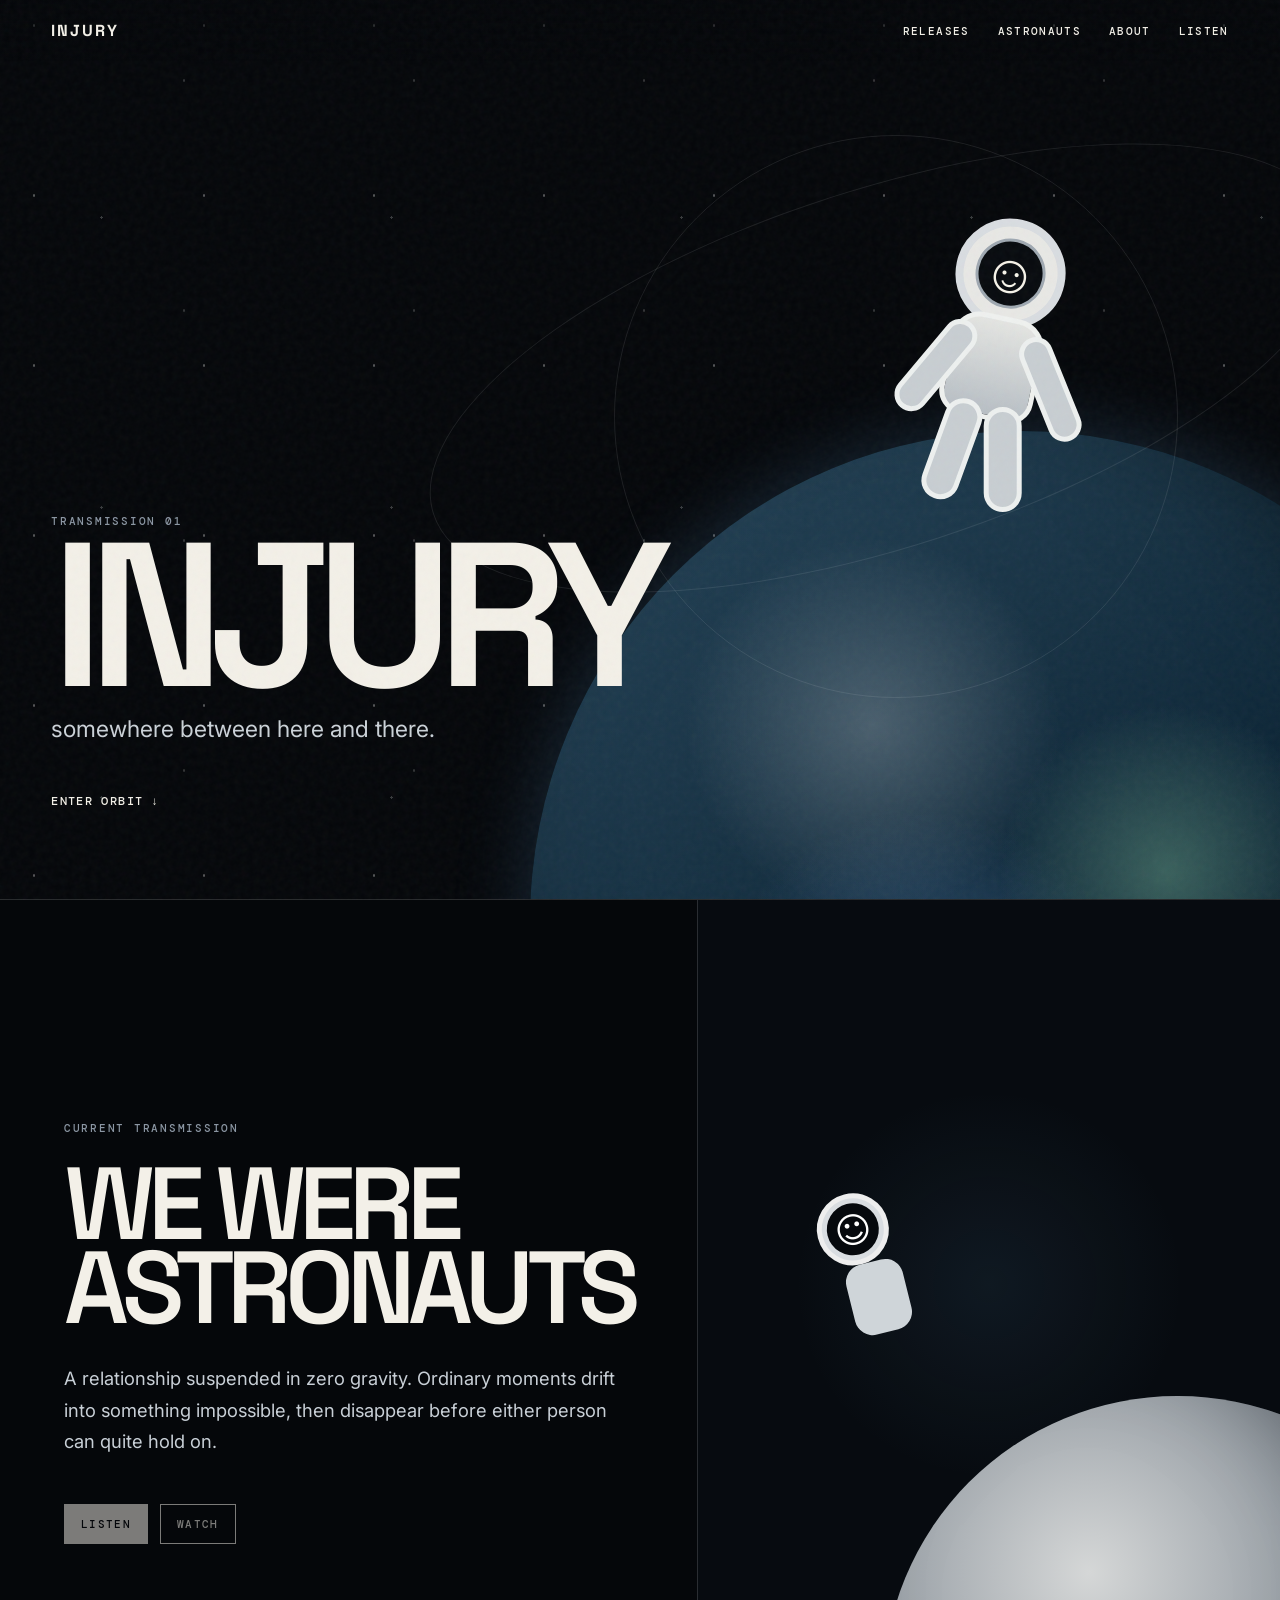
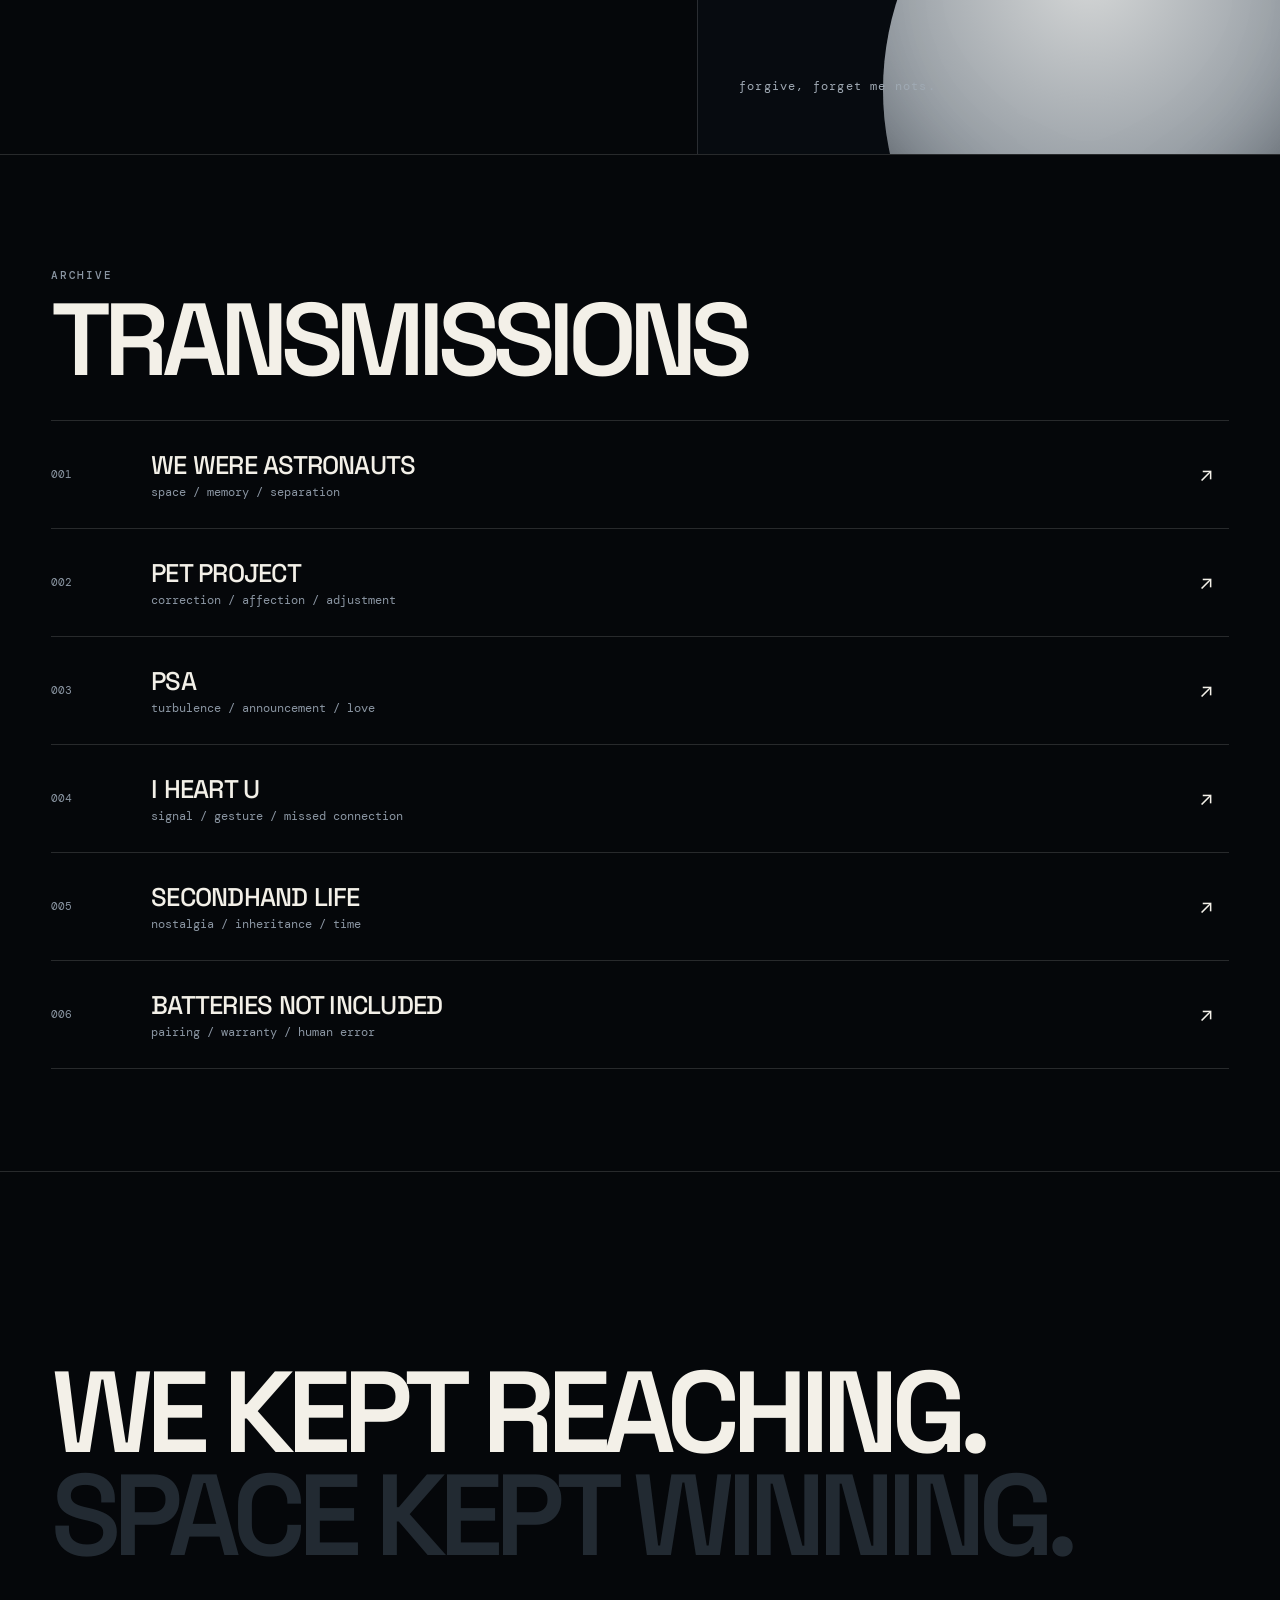
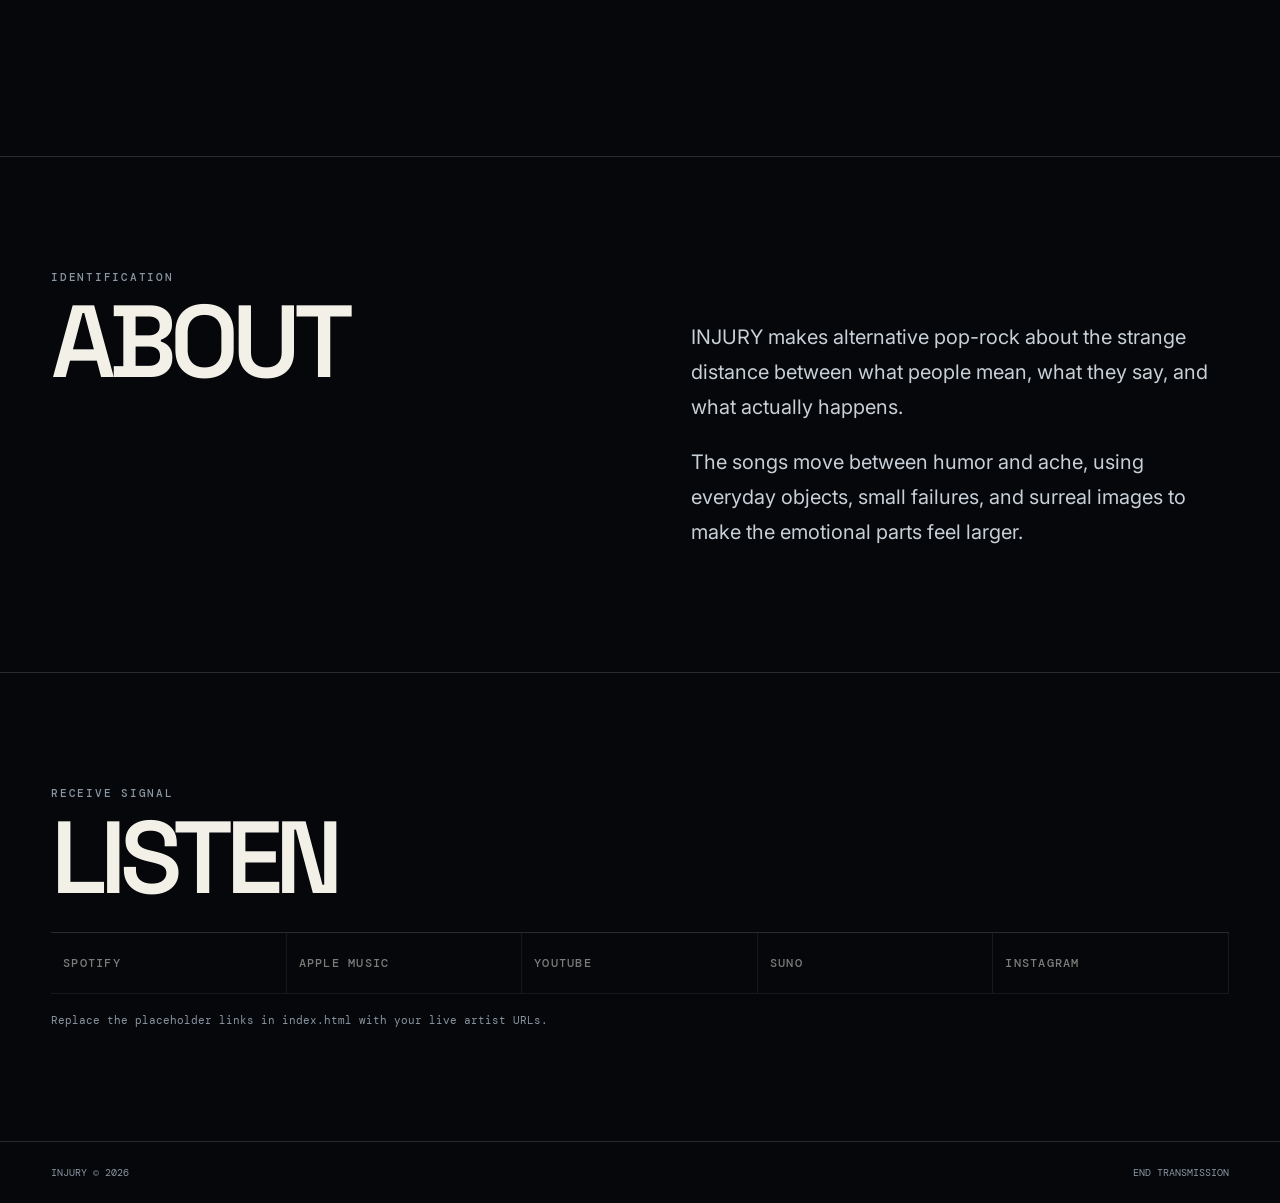
<file: injury_astronauts_site/index.html>
<!DOCTYPE html>
<html lang="en">
<head>
  <meta charset="UTF-8" />
  <meta name="viewport" content="width=device-width, initial-scale=1.0" />
  <meta name="theme-color" content="#05070a" />
  <meta name="description" content="INJURY — official artist site." />
  <title>INJURY</title>
  <link rel="preconnect" href="https://fonts.googleapis.com">
  <link rel="preconnect" href="https://fonts.gstatic.com" crossorigin>
  <link href="https://fonts.googleapis.com/css2?family=DM+Mono:wght@300;400;500&family=Inter:wght@400;500;600&family=Space+Grotesk:wght@400;500;600;700&display=swap" rel="stylesheet">
  <link rel="stylesheet" href="styles.css" />
</head>
<body>
  <div class="stars"></div>

  <header>
    <a class="brand" href="#top">INJURY</a>
    <button class="menu" aria-expanded="false">MENU</button>
    <nav>
      <a href="#releases">Releases</a>
      <a href="#astronauts">Astronauts</a>
      <a href="#about">About</a>
      <a href="#links">Listen</a>
    </nav>
  </header>

  <main id="top">
    <section class="hero">
      <div class="earth"></div>
      <div class="orbit orbit-a"></div>
      <div class="orbit orbit-b"></div>

      <div class="astronaut">
        <div class="helmet">
          <div class="visor">
            <span class="face">☺</span>
          </div>
        </div>
        <div class="torso"></div>
        <div class="arm arm-l"></div>
        <div class="arm arm-r"></div>
        <div class="leg leg-l"></div>
        <div class="leg leg-r"></div>
      </div>

      <div class="hero-copy">
        <p class="signal">TRANSMISSION 01</p>
        <h1>INJURY</h1>
        <p class="tagline">somewhere between here and there.</p>
        <a class="text-link" href="#astronauts">ENTER ORBIT ↓</a>
      </div>
    </section>

    <section id="astronauts" class="feature">
      <div class="feature-copy">
        <p class="signal">CURRENT TRANSMISSION</p>
        <h2>WE WERE<br>ASTRONAUTS</h2>
        <p class="lede">
          A relationship suspended in zero gravity.
          Ordinary moments drift into something impossible,
          then disappear before either person can quite hold on.
        </p>
        <div class="cta-row">
          <a href="#" class="button disabled" aria-disabled="true">LISTEN</a>
          <a href="#" class="button ghost disabled" aria-disabled="true">WATCH</a>
        </div>
      </div>

      <div class="feature-visual">
        <div class="moon"></div>
        <div class="small-astro">
          <div class="small-helmet"><span>☺</span></div>
          <div class="small-body"></div>
        </div>
        <div class="caption">forgive, forget me nots.</div>
      </div>
    </section>

    <section id="releases" class="releases">
      <div class="section-head">
        <p class="signal">ARCHIVE</p>
        <h2>TRANSMISSIONS</h2>
      </div>

      <div class="release-list">
        <article class="release">
          <span class="num">001</span>
          <div>
            <h3>WE WERE ASTRONAUTS</h3>
            <p>space / memory / separation</p>
          </div>
          <span class="arrow">↗</span>
        </article>

        <article class="release">
          <span class="num">002</span>
          <div>
            <h3>PET PROJECT</h3>
            <p>correction / affection / adjustment</p>
          </div>
          <span class="arrow">↗</span>
        </article>

        <article class="release">
          <span class="num">003</span>
          <div>
            <h3>PSA</h3>
            <p>turbulence / announcement / love</p>
          </div>
          <span class="arrow">↗</span>
        </article>

        <article class="release">
          <span class="num">004</span>
          <div>
            <h3>I HEART U</h3>
            <p>signal / gesture / missed connection</p>
          </div>
          <span class="arrow">↗</span>
        </article>

        <article class="release">
          <span class="num">005</span>
          <div>
            <h3>SECONDHAND LIFE</h3>
            <p>nostalgia / inheritance / time</p>
          </div>
          <span class="arrow">↗</span>
        </article>

        <article class="release">
          <span class="num">006</span>
          <div>
            <h3>BATTERIES NOT INCLUDED</h3>
            <p>pairing / warranty / human error</p>
          </div>
          <span class="arrow">↗</span>
        </article>
      </div>
    </section>

    <section class="interlude">
      <p>WE KEPT REACHING.</p>
      <p class="faint">SPACE KEPT WINNING.</p>
    </section>

    <section id="about" class="about">
      <div class="section-head">
        <p class="signal">IDENTIFICATION</p>
        <h2>ABOUT</h2>
      </div>
      <div class="about-copy">
        <p>
          INJURY makes alternative pop-rock about the strange distance between
          what people mean, what they say, and what actually happens.
        </p>
        <p>
          The songs move between humor and ache, using everyday objects,
          small failures, and surreal images to make the emotional parts feel larger.
        </p>
      </div>
    </section>

    <section id="links" class="listen">
      <p class="signal">RECEIVE SIGNAL</p>
      <h2>LISTEN</h2>
      <div class="platforms">
        <a href="#" class="disabled" aria-disabled="true">SPOTIFY</a>
        <a href="#" class="disabled" aria-disabled="true">APPLE MUSIC</a>
        <a href="#" class="disabled" aria-disabled="true">YOUTUBE</a>
        <a href="#" class="disabled" aria-disabled="true">SUNO</a>
        <a href="#" class="disabled" aria-disabled="true">INSTAGRAM</a>
      </div>
      <p class="note">Replace the placeholder links in index.html with your live artist URLs.</p>
    </section>
  </main>

  <footer>
    <span>INJURY © 2026</span>
    <span>END TRANSMISSION</span>
  </footer>

  <script src="script.js"></script>
</body>
</html>
</file>
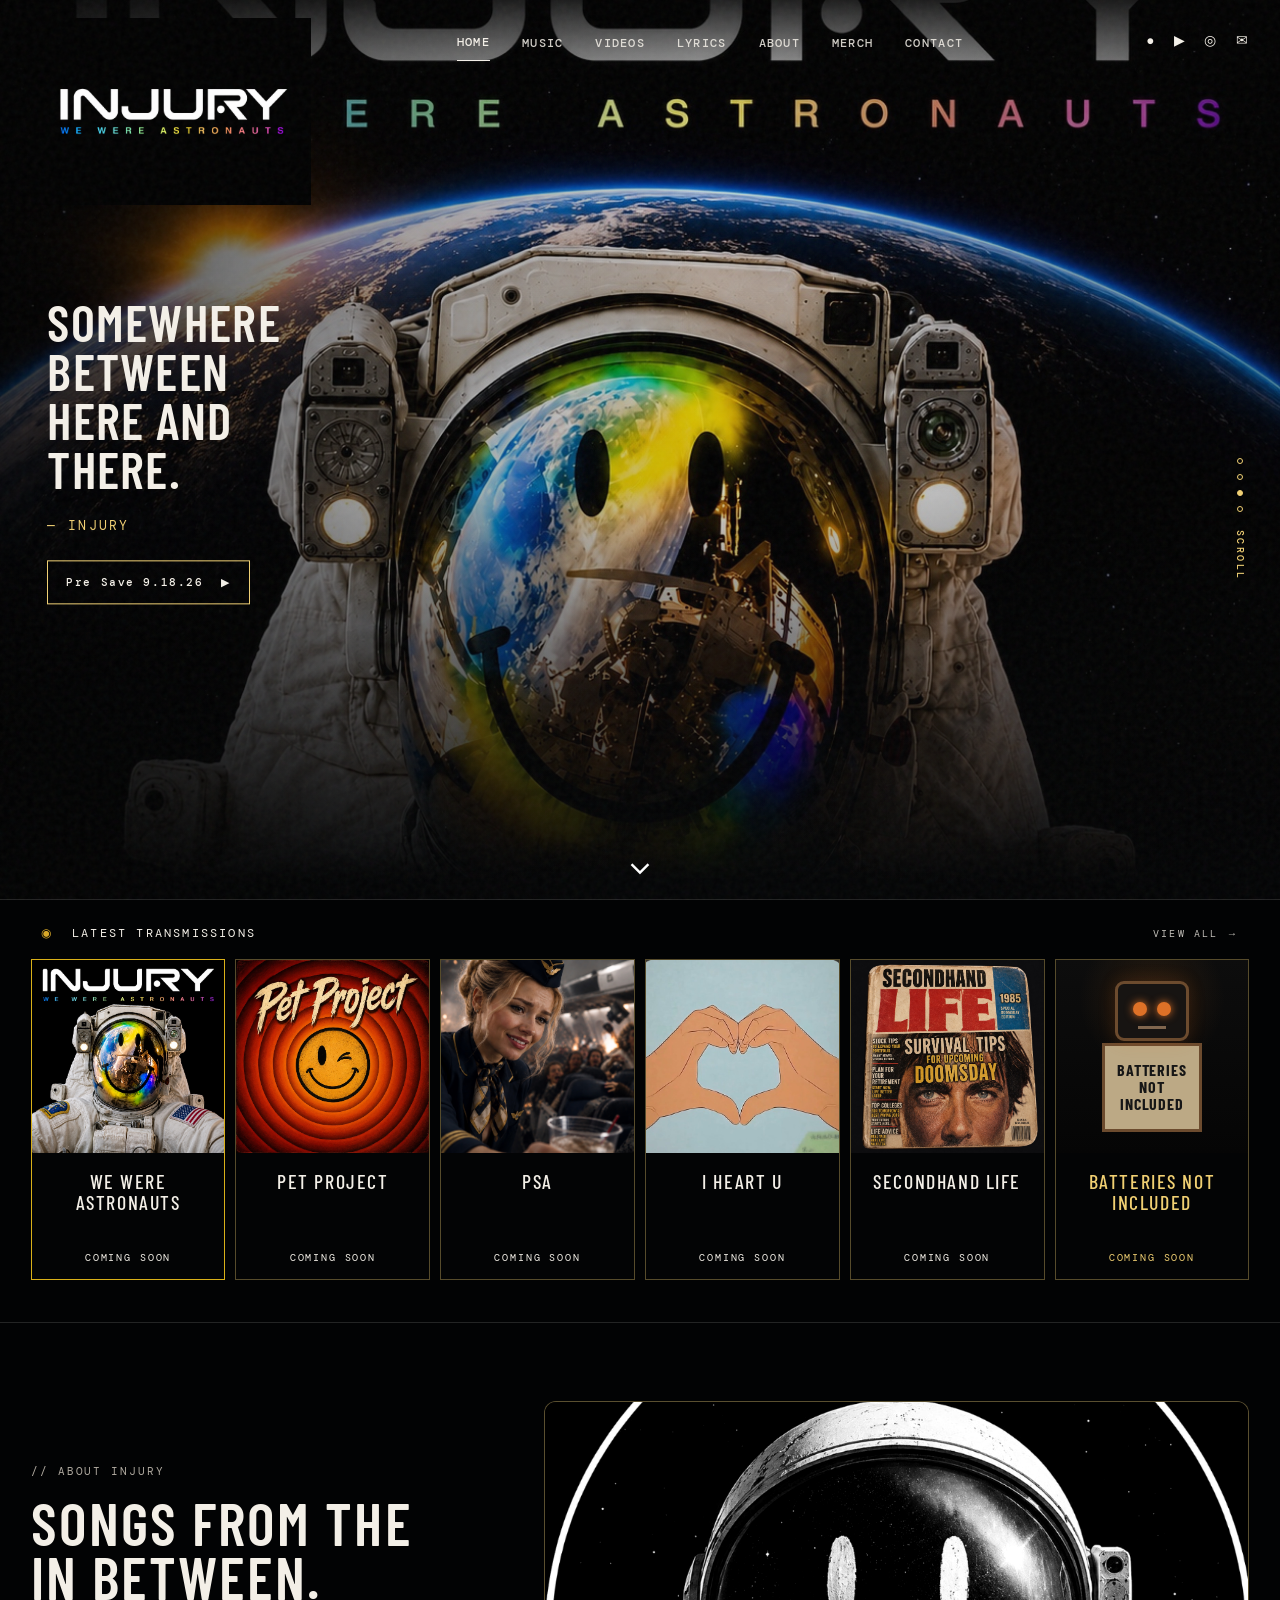
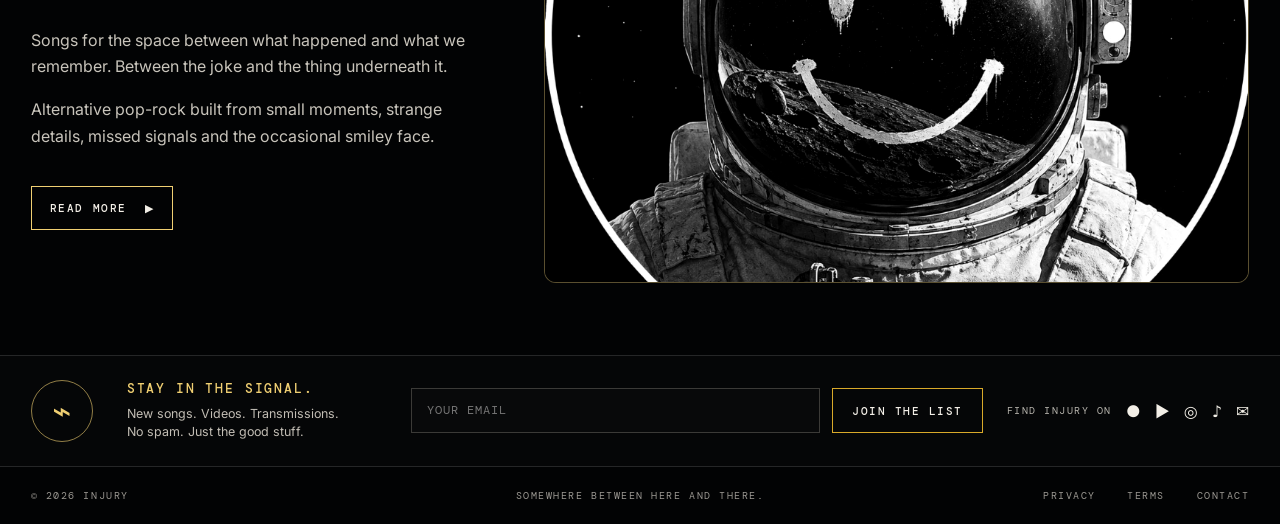
<file: the_injury_complex_site 2/index.html>
<!doctype html>
<html lang="en">
<head>
  <meta charset="utf-8">
  <meta name="viewport" content="width=device-width, initial-scale=1">
  <meta name="theme-color" content="#020304">
  <meta name="description" content="INJURY — somewhere between here and there.">
  <title>INJURY</title>
  <link rel="preconnect" href="https://fonts.googleapis.com">
  <link rel="preconnect" href="https://fonts.gstatic.com" crossorigin>
  <link href="https://fonts.googleapis.com/css2?family=Barlow+Condensed:wght@400;500;600;700&family=DM+Mono:wght@300;400;500&family=Inter:wght@400;500;600&display=swap" rel="stylesheet">
  <link rel="stylesheet" href="styles.css">
</head>
<body>
  <div class="grain" aria-hidden="true"></div>

  <header class="topbar">
    <a class="logo" href="#home" aria-label="INJURY home">
      <img src="assets/injury_logo.png" alt="INJURY — We Were Astronauts">
    </a>

    <button class="menu-btn" aria-expanded="false" aria-controls="nav">MENU</button>

    <nav id="nav">
      <a class="active" href="#home">Home</a>
      <a href="#music">Music</a>
      <a href="#videos">Videos</a>
      <a href="#lyrics">Lyrics</a>
      <a href="#about">About</a>
      <a href="merch.html">Merch</a>
      <a href="#contact">Contact</a>
    </nav>

    <div class="socials" aria-label="social links">
      <a href="#" aria-label="Spotify">●</a>
      <a href="#" aria-label="YouTube">▶</a>
      <a href="#" aria-label="Instagram">◎</a>
      <a href="#" aria-label="Email">✉</a>
    </div>
  </header>

  <main>
    <section id="home" class="hero">
      <picture>
        <source media="(max-width: 700px)" srcset="assets/astro_mobile.jpg">
        <img class="hero-image" src="assets/astro_hero.jpg" alt="INJURY astronaut with smiley visor above Earth">
      </picture>
      <div class="hero-shade"></div>

      <div class="hero-copy">
        <p class="hero-quote">SOMEWHERE<br>BETWEEN<br>HERE AND<br>THERE.</p>
        <p class="byline">— INJURY</p>
        <a class="outline-btn" href="https://distrokid.com/hyperfollow/injury3/we-were-astronauts">Pre Save 9.18.26 <span>▶</span></a>
      </div>

      <a class="scroll-cue" href="#music" aria-label="Scroll to releases">
        <span>⌄</span>
      </a>

      <div class="scroll-rail" aria-hidden="true">
        <i></i><i></i><i class="on"></i><i></i>
        <span>SCROLL</span>
      </div>
    </section>

    <section id="music" class="transmissions section-wrap">
      <div class="section-title">
        <div><span class="radio">◉</span> LATEST TRANSMISSIONS</div>
        <a href="#archive">VIEW ALL →</a>
      </div>

      <div class="release-grid" id="archive">
        <article class="release-card active-card">
          <a href="https://distrokid.com/hyperfollow/injury3/we-were-astronauts" target="_blank" rel="noopener"></a>
          <div class="cover"><img src="assets/astro_square.jpg" alt="We Were Astronauts cover art"></div>
          <div class="release-meta">
            <h3>WE WERE<br>ASTRONAUTS</h3>
            <p>COMING SOON</p>
          </div>
        </article>

        <article class="release-card">
          <div class="cover"><img src="assets/pet_project.jpg" alt="Pet Project cover art"></div>
          <div class="release-meta">
            <h3>PET PROJECT</h3>
            <p>COMING SOON</p>
          </div>
        </article>

        <article class="release-card">
          <div class="cover"><img src="assets/psa.jpg" alt="PSA cover art"></div>
          <div class="release-meta">
            <h3>PSA</h3>
            <p>COMING SOON</p>
          </div>
        </article>

        <article class="release-card">
          <div class="cover"><img src="assets/iheartu.jpg" alt="I Heart U cover art"></div>
          <div class="release-meta">
            <h3>I HEART U</h3>
            <p>COMING SOON</p>
          </div>
        </article>

        <article class="release-card">
          <div class="cover"><img src="assets/secondhand.jpg" alt="Secondhand Life cover art"></div>
          <div class="release-meta">
            <h3>SECONDHAND LIFE</h3>
            <p>COMING SOON</p>
          </div>
        </article>

        <article class="release-card coming">
          <div class="cover battery-cover" aria-label="Batteries Not Included placeholder">
            <div class="robot-head">
              <i></i><i></i>
              <b></b>
            </div>
            <div class="robot-body">BATTERIES<br>NOT<br>INCLUDED</div>
          </div>
          <div class="release-meta">
            <h3>BATTERIES NOT INCLUDED</h3>
            <p>COMING SOON</p>
          </div>
        </article>
      </div>
    </section>

    <section id="about" class="about section-wrap">
      <div class="about-copy">
        <p class="kicker">// ABOUT INJURY</p>
        <h2>SONGS FROM THE<br>IN BETWEEN.</h2>
        <p>
          Songs for the space between what happened and what we remember.
          Between the joke and the thing underneath it.
        </p>
        <p>
          Alternative pop-rock built from small moments, strange details,
          missed signals and the occasional smiley face.
        </p>
        <a class="outline-btn" href="#contact">READ MORE <span>▶</span></a>
      </div>

      <figure class="about-image">
        <img src="assets/about_astro.jpg" alt="Black-and-white astronaut with smiley visor">
      </figure>
    </section>

    <section id="videos" class="hidden-anchor" aria-label="Videos"></section>
    <section id="lyrics" class="hidden-anchor" aria-label="Lyrics"></section>

    <section id="contact" class="signal-bar">
      <div class="signal-icon">⌁</div>
      <div class="signal-copy">
        <h3>STAY IN THE SIGNAL.</h3>
        <p>New songs. Videos. Transmissions.<br>No spam. Just the good stuff.</p>
      </div>

      <form class="signup" onsubmit="event.preventDefault(); document.querySelector('.signup-note').textContent='Transmission received.';">
        <input type="email" required placeholder="YOUR EMAIL" aria-label="Email address">
        <button type="submit">JOIN THE LIST</button>
      </form>

      <p class="signup-note" aria-live="polite"></p>

      <div class="find">
        <span>FIND INJURY ON</span>
        <a href="#">●</a>
        <a href="#">▶</a>
        <a href="#">◎</a>
        <a href="#">♪</a>
        <a href="#">✉</a>
      </div>
    </section>
  </main>

  <footer>
    <span>© 2026 INJURY</span>
    <span class="footer-tag">SOMEWHERE BETWEEN HERE AND THERE.</span>
    <div>
      <a href="#">PRIVACY</a>
      <a href="#">TERMS</a>
      <a href="#contact">CONTACT</a>
    </div>
  </footer>

  <script src="script.js"></script>
</body>
</html>
</file>
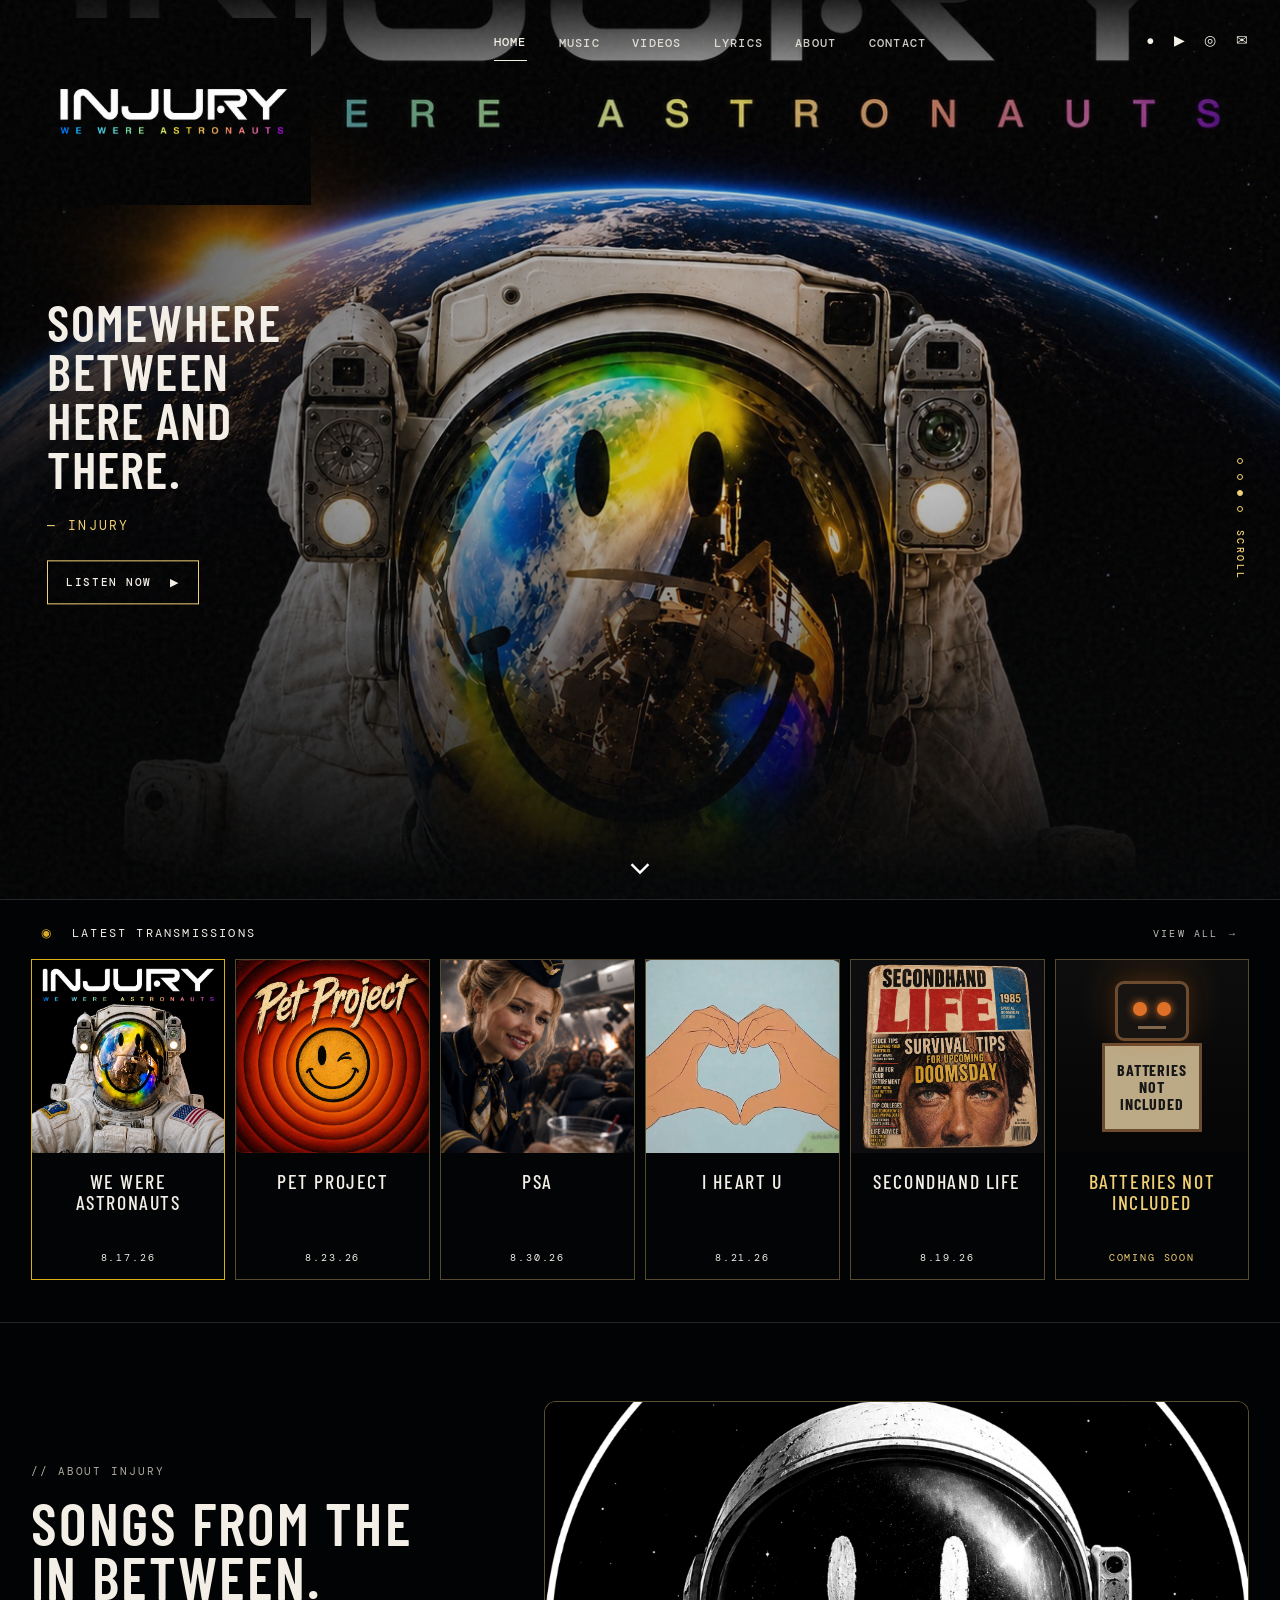
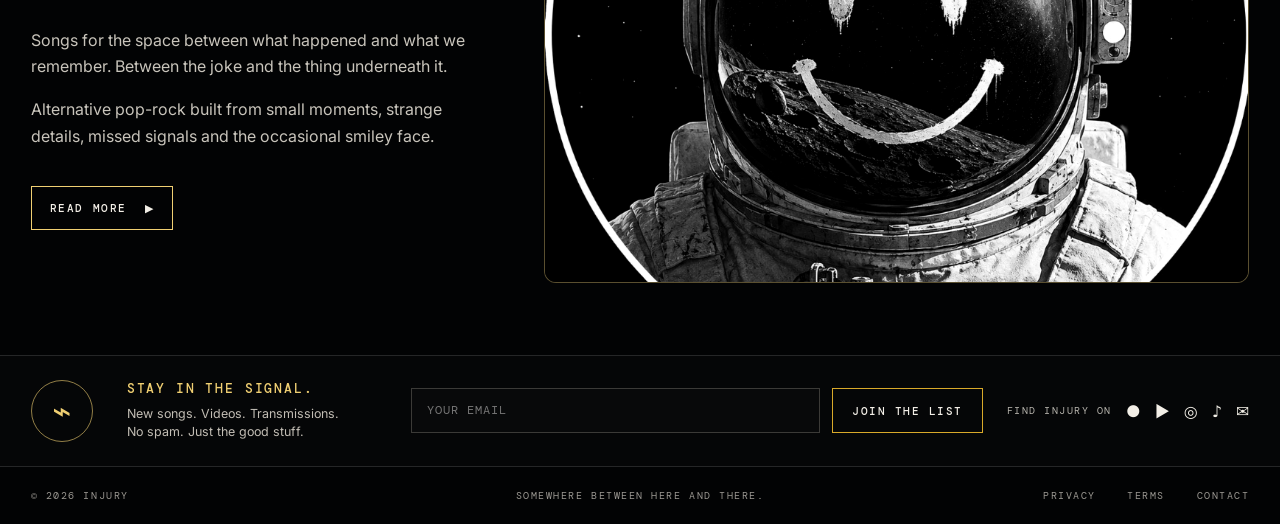
<file: the_injury_complex_site/index.html>
<!doctype html>
<html lang="en">
<head>
  <meta charset="utf-8">
  <meta name="viewport" content="width=device-width, initial-scale=1">
  <meta name="theme-color" content="#020304">
  <meta name="description" content="INJURY — somewhere between here and there.">
  <title>INJURY</title>
  <link rel="preconnect" href="https://fonts.googleapis.com">
  <link rel="preconnect" href="https://fonts.gstatic.com" crossorigin>
  <link href="https://fonts.googleapis.com/css2?family=Barlow+Condensed:wght@400;500;600;700&family=DM+Mono:wght@300;400;500&family=Inter:wght@400;500;600&display=swap" rel="stylesheet">
  <link rel="stylesheet" href="styles.css">
</head>
<body>
  <div class="grain" aria-hidden="true"></div>

  <header class="topbar">
    <a class="logo" href="#home" aria-label="INJURY home">
      <img src="assets/injury_logo.png" alt="INJURY — We Were Astronauts">
    </a>

    <button class="menu-btn" aria-expanded="false" aria-controls="nav">MENU</button>

    <nav id="nav">
      <a class="active" href="#home">Home</a>
      <a href="#music">Music</a>
      <a href="#videos">Videos</a>
      <a href="#lyrics">Lyrics</a>
      <a href="#about">About</a>
      <a href="#contact">Contact</a>
    </nav>

    <div class="socials" aria-label="social links">
      <a href="#" aria-label="Spotify">●</a>
      <a href="#" aria-label="YouTube">▶</a>
      <a href="#" aria-label="Instagram">◎</a>
      <a href="#" aria-label="Email">✉</a>
    </div>
  </header>

  <main>
    <section id="home" class="hero">
      <picture>
        <source media="(max-width: 700px)" srcset="assets/astro_mobile.jpg">
        <img class="hero-image" src="assets/astro_hero.jpg" alt="INJURY astronaut with smiley visor above Earth">
      </picture>
      <div class="hero-shade"></div>

      <div class="hero-copy">
        <p class="hero-quote">SOMEWHERE<br>BETWEEN<br>HERE AND<br>THERE.</p>
        <p class="byline">— INJURY</p>
        <a class="outline-btn" href="#music">LISTEN NOW <span>▶</span></a>
      </div>

      <a class="scroll-cue" href="#music" aria-label="Scroll to releases">
        <span>⌄</span>
      </a>

      <div class="scroll-rail" aria-hidden="true">
        <i></i><i></i><i class="on"></i><i></i>
        <span>SCROLL</span>
      </div>
    </section>

    <section id="music" class="transmissions section-wrap">
      <div class="section-title">
        <div><span class="radio">◉</span> LATEST TRANSMISSIONS</div>
        <a href="#archive">VIEW ALL →</a>
      </div>

      <div class="release-grid" id="archive">
        <article class="release-card active-card">
          <div class="cover"><img src="assets/astro_square.jpg" alt="We Were Astronauts cover art"></div>
          <div class="release-meta">
            <h3>WE WERE<br>ASTRONAUTS</h3>
            <p>8.17.26</p>
          </div>
        </article>

        <article class="release-card">
          <div class="cover"><img src="assets/pet_project.jpg" alt="Pet Project cover art"></div>
          <div class="release-meta">
            <h3>PET PROJECT</h3>
            <p>8.23.26</p>
          </div>
        </article>

        <article class="release-card">
          <div class="cover"><img src="assets/psa.jpg" alt="PSA cover art"></div>
          <div class="release-meta">
            <h3>PSA</h3>
            <p>8.30.26</p>
          </div>
        </article>

        <article class="release-card">
          <div class="cover"><img src="assets/iheartu.jpg" alt="I Heart U cover art"></div>
          <div class="release-meta">
            <h3>I HEART U</h3>
            <p>8.21.26</p>
          </div>
        </article>

        <article class="release-card">
          <div class="cover"><img src="assets/secondhand.jpg" alt="Secondhand Life cover art"></div>
          <div class="release-meta">
            <h3>SECONDHAND LIFE</h3>
            <p>8.19.26</p>
          </div>
        </article>

        <article class="release-card coming">
          <div class="cover battery-cover" aria-label="Batteries Not Included placeholder">
            <div class="robot-head">
              <i></i><i></i>
              <b></b>
            </div>
            <div class="robot-body">BATTERIES<br>NOT<br>INCLUDED</div>
          </div>
          <div class="release-meta">
            <h3>BATTERIES NOT INCLUDED</h3>
            <p>COMING SOON</p>
          </div>
        </article>
      </div>
    </section>

    <section id="about" class="about section-wrap">
      <div class="about-copy">
        <p class="kicker">// ABOUT INJURY</p>
        <h2>SONGS FROM THE<br>IN BETWEEN.</h2>
        <p>
          Songs for the space between what happened and what we remember.
          Between the joke and the thing underneath it.
        </p>
        <p>
          Alternative pop-rock built from small moments, strange details,
          missed signals and the occasional smiley face.
        </p>
        <a class="outline-btn" href="#contact">READ MORE <span>▶</span></a>
      </div>

      <figure class="about-image">
        <img src="assets/about_astro.jpg" alt="Black-and-white astronaut with smiley visor">
      </figure>
    </section>

    <section id="videos" class="hidden-anchor" aria-label="Videos"></section>
    <section id="lyrics" class="hidden-anchor" aria-label="Lyrics"></section>

    <section id="contact" class="signal-bar">
      <div class="signal-icon">⌁</div>
      <div class="signal-copy">
        <h3>STAY IN THE SIGNAL.</h3>
        <p>New songs. Videos. Transmissions.<br>No spam. Just the good stuff.</p>
      </div>

      <form class="signup" onsubmit="event.preventDefault(); document.querySelector('.signup-note').textContent='Transmission received.';">
        <input type="email" required placeholder="YOUR EMAIL" aria-label="Email address">
        <button type="submit">JOIN THE LIST</button>
      </form>

      <p class="signup-note" aria-live="polite"></p>

      <div class="find">
        <span>FIND INJURY ON</span>
        <a href="#">●</a>
        <a href="#">▶</a>
        <a href="#">◎</a>
        <a href="#">♪</a>
        <a href="#">✉</a>
      </div>
    </section>
  </main>

  <footer>
    <span>© 2026 INJURY</span>
    <span class="footer-tag">SOMEWHERE BETWEEN HERE AND THERE.</span>
    <div>
      <a href="#">PRIVACY</a>
      <a href="#">TERMS</a>
      <a href="#contact">CONTACT</a>
    </div>
  </footer>

  <script src="script.js"></script>
</body>
</html>
</file>
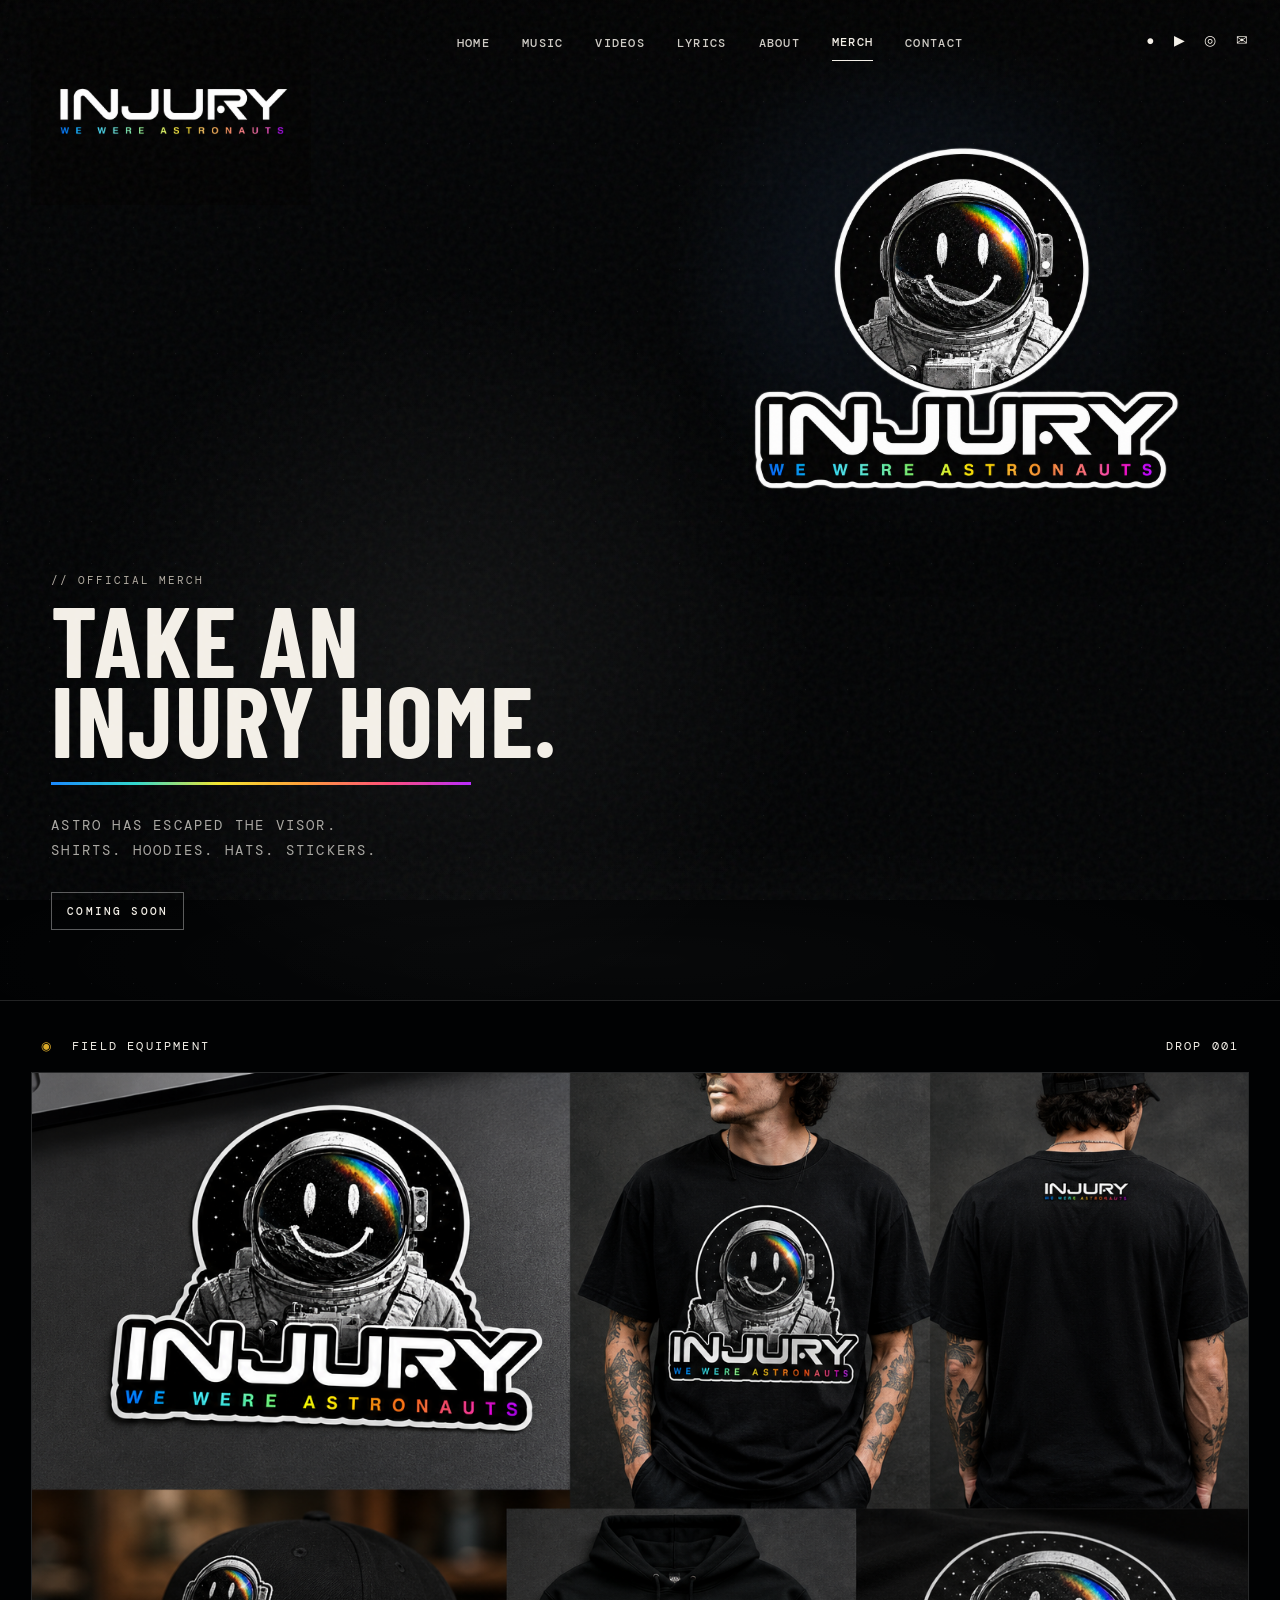
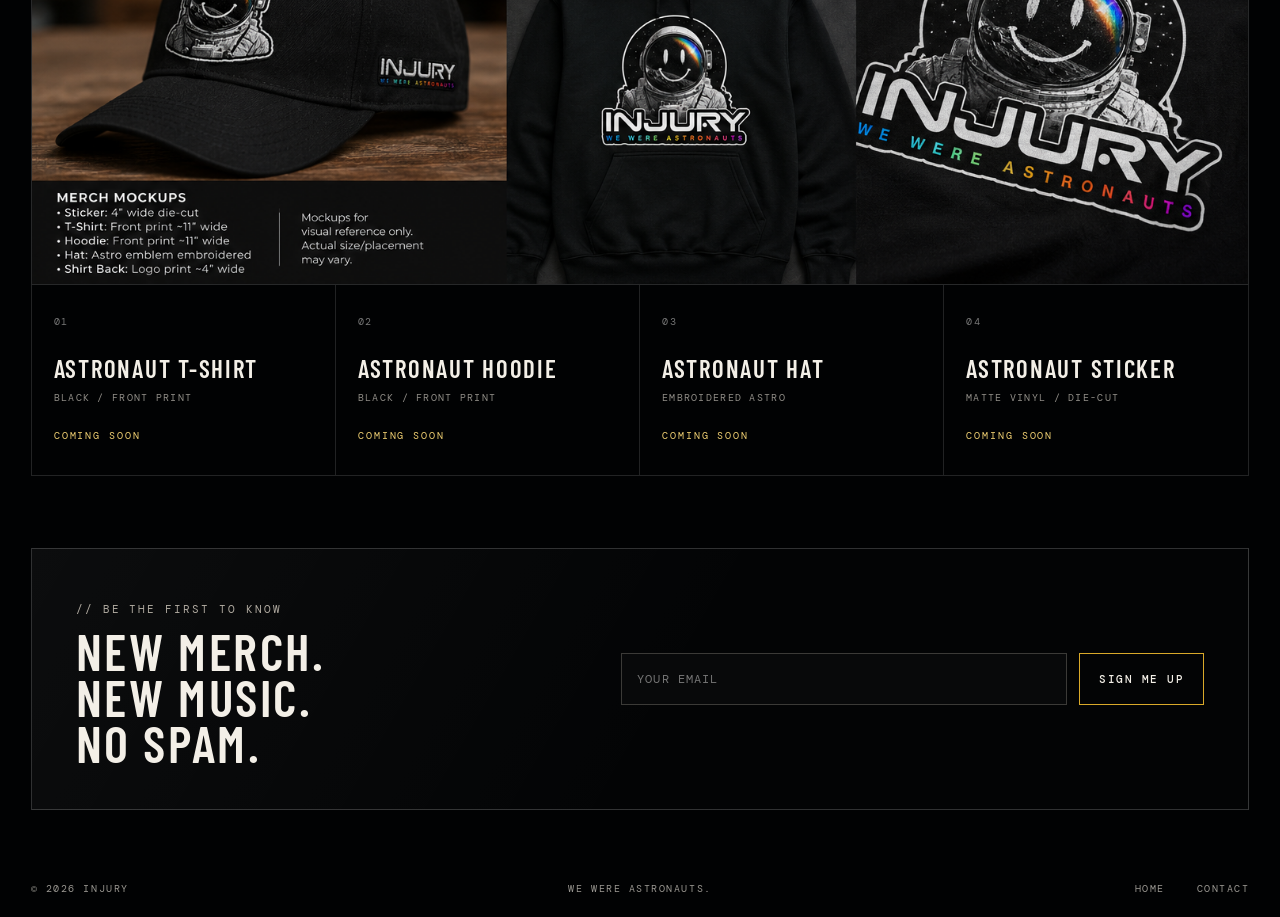
<file: the_injury_complex_site 2/merch.html>
<!doctype html>
<html lang="en">
<head>
  <meta charset="utf-8">
  <meta name="viewport" content="width=device-width, initial-scale=1">
  <meta name="theme-color" content="#020304">
  <meta name="description" content="INJURY merch — We Were Astronauts.">
  <title>INJURY — Merch</title>
  <link rel="preconnect" href="https://fonts.googleapis.com">
  <link rel="preconnect" href="https://fonts.gstatic.com" crossorigin>
  <link href="https://fonts.googleapis.com/css2?family=Barlow+Condensed:wght@400;500;600;700&family=DM+Mono:wght@300;400;500&family=Inter:wght@400;500;600&display=swap" rel="stylesheet">
  <link rel="stylesheet" href="styles.css">
</head>
<body class="merch-page">
  <div class="grain" aria-hidden="true"></div>

  <header class="topbar merch-topbar">
    <a class="logo" href="index.html#home" aria-label="INJURY home">
      <img src="assets/injury_logo.png" alt="INJURY — We Were Astronauts">
    </a>

    <button class="menu-btn" aria-expanded="false" aria-controls="nav">MENU</button>

    <nav id="nav">
      <a href="index.html#home">Home</a>
      <a href="index.html#music">Music</a>
      <a href="index.html#videos">Videos</a>
      <a href="index.html#lyrics">Lyrics</a>
      <a href="index.html#about">About</a>
      <a class="active" href="merch.html">Merch</a>
      <a href="index.html#contact">Contact</a>
    </nav>

    <div class="socials" aria-label="social links">
      <a href="#" aria-label="Spotify">●</a>
      <a href="#" aria-label="YouTube">▶</a>
      <a href="#" aria-label="Instagram">◎</a>
      <a href="#" aria-label="Email">✉</a>
    </div>
  </header>

  <main>
    <section class="merch-hero">
      <div class="merch-stars" aria-hidden="true"></div>
      <div class="merch-lockup-wrap">
        <img class="merch-lockup" src="assets/merch_lockup.png" alt="INJURY We Were Astronauts astronaut merch logo">
      </div>
      <div class="merch-hero-copy">
        <p class="kicker">// OFFICIAL MERCH</p>
        <h1>TAKE AN<br>INJURY HOME.</h1>
        <div class="rainbow-rule" aria-hidden="true"></div>
        <p>ASTRO HAS ESCAPED THE VISOR.<br>SHIRTS. HOODIES. HATS. STICKERS.</p>
        <span class="coming-pill">COMING SOON</span>
      </div>
    </section>

    <section class="merch-showcase section-wrap">
      <div class="section-title">
        <div><span class="radio">◉</span> FIELD EQUIPMENT</div>
        <span>DROP 001</span>
      </div>

      <figure class="merch-board">
        <img src="assets/merch_mockups.png" alt="INJURY astronaut shirt hoodie hat and sticker mockups">
      </figure>

      <div class="merch-items" aria-label="planned merch items">
        <article><span>01</span><h2>ASTRONAUT T-SHIRT</h2><p>BLACK / FRONT PRINT</p><b>COMING SOON</b></article>
        <article><span>02</span><h2>ASTRONAUT HOODIE</h2><p>BLACK / FRONT PRINT</p><b>COMING SOON</b></article>
        <article><span>03</span><h2>ASTRONAUT HAT</h2><p>EMBROIDERED ASTRO</p><b>COMING SOON</b></article>
        <article><span>04</span><h2>ASTRONAUT STICKER</h2><p>MATTE VINYL / DIE-CUT</p><b>COMING SOON</b></article>
      </div>
    </section>

    <section class="merch-signal">
      <div>
        <p class="kicker">// BE THE FIRST TO KNOW</p>
        <h2>NEW MERCH.<br>NEW MUSIC.<br>NO SPAM.</h2>
      </div>
      <form class="signup merch-signup" onsubmit="event.preventDefault(); document.querySelector('.signup-note').textContent='Transmission received.';">
        <input type="email" required placeholder="YOUR EMAIL" aria-label="Email address">
        <button type="submit">SIGN ME UP</button>
      </form>
      <p class="signup-note" aria-live="polite"></p>
    </section>
  </main>

  <footer>
    <span>© 2026 INJURY</span>
    <span class="footer-tag">WE WERE ASTRONAUTS.</span>
    <div>
      <a href="index.html">HOME</a>
      <a href="index.html#contact">CONTACT</a>
    </div>
  </footer>

  <script src="script.js"></script>
</body>
</html>
</file>
<file: injury_astronauts_site/styles.css>
:root{
  --bg:#05070a;
  --panel:#0a0f14;
  --ink:#f3f0e8;
  --muted:#8b96a3;
  --line:rgba(255,255,255,.14);
  --blue:#7ec8ff;
}
*{box-sizing:border-box}
html{scroll-behavior:smooth}
body{
  margin:0;background:var(--bg);color:var(--ink);
  font-family:Inter,system-ui,sans-serif;overflow-x:hidden
}
body:before{
  content:"";position:fixed;inset:0;pointer-events:none;z-index:30;opacity:.08;
  background-image:url("data:image/svg+xml,%3Csvg viewBox='0 0 180 180' xmlns='http://www.w3.org/2000/svg'%3E%3Cfilter id='n'%3E%3CfeTurbulence type='fractalNoise' baseFrequency='.8' numOctaves='3' stitchTiles='stitch'/%3E%3C/filter%3E%3Crect width='100%25' height='100%25' filter='url(%23n)' opacity='.5'/%3E%3C/svg%3E");
}
.stars{
  position:fixed;inset:0;z-index:-1;
  background:
    radial-gradient(circle at 20% 15%,rgba(255,255,255,.9) 0 1px,transparent 1.4px),
    radial-gradient(circle at 80% 35%,rgba(255,255,255,.5) 0 1px,transparent 1.4px),
    radial-gradient(circle at 35% 75%,rgba(255,255,255,.6) 0 1px,transparent 1.4px);
  background-size:170px 170px,230px 230px,290px 290px;
  opacity:.35
}
header{
  position:fixed;top:0;left:0;right:0;z-index:20;
  display:flex;align-items:center;justify-content:space-between;
  padding:20px 4vw;
  background:linear-gradient(to bottom,rgba(5,7,10,.92),rgba(5,7,10,0));
}
.brand{
  font-family:"Space Grotesk";font-weight:700;letter-spacing:.12em;
  text-decoration:none;color:var(--ink);font-size:1rem
}
nav{display:flex;gap:28px}
nav a,.menu{
  color:var(--ink);text-decoration:none;
  font:500 .7rem "DM Mono";letter-spacing:.12em;text-transform:uppercase
}
.menu{display:none;background:none;border:0}
.hero{
  position:relative;min-height:100svh;display:flex;align-items:flex-end;
  padding:9vw 4vw 7vw;overflow:hidden;border-bottom:1px solid var(--line)
}
.hero-copy{position:relative;z-index:5}
.signal{font:500 .68rem "DM Mono";letter-spacing:.16em;color:var(--muted)}
.hero h1{
  margin:.05em 0;font:600 clamp(5rem,16vw,14rem)/.75 "Space Grotesk";
  letter-spacing:-.08em
}
.tagline{font-size:clamp(1rem,1.8vw,1.5rem);color:#cbd2d8}
.text-link{
  display:inline-block;margin-top:28px;color:var(--ink);text-decoration:none;
  font:500 .72rem "DM Mono";letter-spacing:.12em
}
.earth{
  position:absolute;width:min(78vw,980px);height:min(78vw,980px);
  right:-18vw;bottom:-40vw;border-radius:50%;
  background:
    radial-gradient(circle at 35% 30%,rgba(255,255,255,.22),transparent 20%),
    radial-gradient(circle at 65% 45%,rgba(88,136,118,.6),transparent 20%),
    radial-gradient(circle at 40% 60%,rgba(65,103,143,.65),transparent 25%),
    linear-gradient(145deg,#27465a,#0c2435 55%,#06121c);
  box-shadow:
    0 0 80px rgba(110,190,255,.18),
    inset -80px -90px 140px rgba(0,0,0,.65)
}
.orbit{
  position:absolute;border:1px solid rgba(255,255,255,.09);border-radius:50%
}
.orbit-a{width:74vw;height:28vw;right:-6vw;top:21vh;transform:rotate(-18deg)}
.orbit-b{width:44vw;height:44vw;right:8vw;top:15vh}
.astronaut{
  position:absolute;right:16vw;top:24vh;width:170px;height:270px;
  transform:rotate(12deg);animation:float 7s ease-in-out infinite
}
@keyframes float{50%{transform:translateY(-20px) rotate(8deg)}}
.helmet{
  position:absolute;top:0;left:34px;width:110px;height:110px;border:8px solid #d9dde1;border-radius:50%;
  background:#e8e8e5
}
.visor{
  position:absolute;inset:12px;border-radius:50%;background:#080b0f;
  display:grid;place-items:center;border:3px solid #9fa8b1
}
.face{font-size:3.4rem;color:#f6f3e9;font-family:Arial}
.torso{
  position:absolute;top:98px;left:43px;width:95px;height:105px;border-radius:30px 30px 24px 24px;
  background:linear-gradient(#e4e5e2,#b7bec4);border:5px solid #eff1ef
}
.arm,.leg{position:absolute;background:#c8ced2;border:5px solid #edf0ef;border-radius:30px}
.arm{width:34px;height:110px;top:105px}
.arm-l{left:18px;transform:rotate(28deg)}
.arm-r{right:1px;transform:rotate(-34deg)}
.leg{width:38px;height:105px;top:186px}
.leg-l{left:49px;transform:rotate(8deg)}
.leg-r{right:31px;transform:rotate(-12deg)}

.feature{
  min-height:95vh;display:grid;grid-template-columns:1fr 1fr;
  border-bottom:1px solid var(--line)
}
.feature-copy,.feature-visual{padding:8vw 5vw}
.feature-copy{display:flex;flex-direction:column;justify-content:center}
.feature h2,.section-head h2,.listen h2{
  margin:.15em 0;font:600 clamp(4rem,8vw,8rem)/.82 "Space Grotesk";
  letter-spacing:-.07em
}
.lede{max-width:620px;color:#c8cfd6;font-size:1.15rem;line-height:1.7}
.cta-row{display:flex;gap:12px;margin-top:28px}
.button{
  padding:12px 16px;border:1px solid var(--ink);text-decoration:none;color:var(--bg);
  background:var(--ink);font:500 .7rem "DM Mono";letter-spacing:.12em
}
.button.ghost{background:transparent;color:var(--ink)}
.disabled{opacity:.5;pointer-events:none}
.feature-visual{
  position:relative;overflow:hidden;background:
    radial-gradient(circle at 50% 45%,rgba(90,146,187,.1),transparent 35%),
    #070b10;border-left:1px solid var(--line)
}
.moon{
  position:absolute;width:46vw;height:46vw;max-width:700px;max-height:700px;
  right:-15vw;bottom:-18vw;border-radius:50%;
  background:radial-gradient(circle at 35% 30%,#d5d7d7,#8c949c 45%,#555d65 70%,#2c3238);
  box-shadow:inset -90px -100px 120px rgba(0,0,0,.55)
}
.small-astro{
  position:absolute;left:22%;top:34%;width:90px;height:150px;transform:rotate(-14deg)
}
.small-helmet{
  width:72px;height:72px;border-radius:50%;background:#d9dde1;border:5px solid #eee;
  display:grid;place-items:center
}
.small-helmet span{
  width:52px;height:52px;border-radius:50%;background:#06090d;color:#fff;display:grid;place-items:center;
  font-size:2.2rem
}
.small-body{width:58px;height:72px;background:#cfd5d9;border-radius:18px;margin:0 auto}
.caption{
  position:absolute;left:7%;bottom:7%;
  font:400 .75rem "DM Mono";letter-spacing:.1em;color:#9fa9b3
}
.releases{padding:8vw 4vw;border-bottom:1px solid var(--line)}
.release-list{margin-top:38px;border-top:1px solid var(--line)}
.release{
  display:grid;grid-template-columns:80px 1fr 30px;align-items:center;
  gap:20px;padding:28px 0;border-bottom:1px solid var(--line);
  transition:.2s ease
}
.release:hover{padding-left:12px}
.release .num{font:400 .68rem "DM Mono";color:var(--muted)}
.release h3{margin:0;font:500 clamp(1.3rem,2vw,2rem) "Space Grotesk";letter-spacing:-.03em}
.release p{margin:.35em 0 0;color:var(--muted);font:400 .72rem "DM Mono"}
.arrow{font-size:1.2rem}
.interlude{
  min-height:65vh;display:flex;flex-direction:column;justify-content:center;
  padding:8vw 4vw;border-bottom:1px solid var(--line)
}
.interlude p{
  margin:0;font:600 clamp(3rem,9vw,9rem)/.9 "Space Grotesk";letter-spacing:-.07em
}
.interlude .faint{color:#222a32}
.about{
  display:grid;grid-template-columns:1fr 1fr;gap:8vw;
  padding:8vw 4vw;border-bottom:1px solid var(--line)
}
.about-copy{font-size:1.25rem;line-height:1.75;color:#c8cfd6;padding-top:40px}
.listen{padding:8vw 4vw}
.platforms{display:flex;flex-wrap:wrap;border-top:1px solid var(--line);margin-top:32px}
.platforms a{
  min-width:220px;flex:1;padding:22px 12px;border-bottom:1px solid var(--line);border-right:1px solid var(--line);
  color:var(--ink);text-decoration:none;font:500 .78rem "DM Mono";letter-spacing:.1em
}
.platforms a:hover{background:#fff;color:#05070a}
.note{font:400 .68rem/1.5 "DM Mono";color:var(--muted);margin-top:18px}
footer{
  display:flex;justify-content:space-between;padding:24px 4vw;border-top:1px solid var(--line);
  font:400 .65rem "DM Mono";color:var(--muted)
}
@media(max-width:800px){
  nav{
    display:none;position:absolute;top:58px;left:4vw;right:4vw;padding:18px;
    background:#0a0f14;border:1px solid var(--line);flex-direction:column
  }
  nav.open{display:flex}.menu{display:block}
  .astronaut{right:4vw;top:19vh;transform:scale(.82) rotate(12deg)}
  .earth{width:130vw;height:130vw;right:-60vw;bottom:-35vw}
  .feature,.about{grid-template-columns:1fr}
  .feature-visual{min-height:70vh;border-left:0;border-top:1px solid var(--line)}
  .feature h2,.section-head h2,.listen h2{font-size:14vw}
  .release{grid-template-columns:50px 1fr 24px}
}
@media(max-width:520px){
  .hero{padding-top:25vh}
  .hero h1{font-size:23vw}
  .tagline{max-width:230px}
  .astronaut{right:-6vw;top:19vh;transform:scale(.68) rotate(12deg)}
  .feature-copy,.feature-visual{padding:18vw 6vw}
  .about{padding:18vw 6vw}
  .releases,.listen{padding:18vw 6vw}
  footer{flex-direction:column;gap:8px}
}
</file>
<file: the_injury_complex_site 2/styles.css>
:root{
  --bg:#020304;
  --panel:#050607;
  --ink:#f3efe7;
  --muted:#9c9a94;
  --line:rgba(255,255,255,.13);
  --gold:#d9a929;
  --warm:#f0cf72;
}
*{box-sizing:border-box}
html{scroll-behavior:smooth;background:var(--bg)}
body{
  margin:0;background:var(--bg);color:var(--ink);
  font-family:Inter,system-ui,sans-serif;
  overflow-x:hidden;
}
img{max-width:100%;display:block}
a{color:inherit}
.grain{
  position:fixed;inset:0;pointer-events:none;z-index:1000;opacity:.08;
  background-image:url("data:image/svg+xml,%3Csvg viewBox='0 0 180 180' xmlns='http://www.w3.org/2000/svg'%3E%3Cfilter id='n'%3E%3CfeTurbulence type='fractalNoise' baseFrequency='.85' numOctaves='4' stitchTiles='stitch'/%3E%3C/filter%3E%3Crect width='100%25' height='100%25' filter='url(%23n)' opacity='.65'/%3E%3C/svg%3E");
  mix-blend-mode:screen;
}
.topbar{
  position:absolute;z-index:30;top:0;left:0;right:0;
  height:102px;padding:18px 2.4vw;
  display:grid;grid-template-columns:300px 1fr 160px;
  align-items:start;gap:24px;
  background:linear-gradient(to bottom,rgba(0,0,0,.86),rgba(0,0,0,0));
}
.logo{display:block;width:280px}
.logo img{width:100%;height:auto}
nav{
  display:flex;justify-content:center;align-items:center;gap:32px;
  padding-top:17px;
}
nav a,.socials a{
  text-decoration:none;font:500 .72rem "DM Mono",monospace;letter-spacing:.11em;
  text-transform:uppercase;white-space:nowrap
}
nav a{opacity:.85;padding-bottom:10px}
nav a:hover,nav a.active{opacity:1;border-bottom:1px solid var(--ink)}
.socials{display:flex;justify-content:flex-end;gap:18px;padding-top:14px}
.socials a{font-size:.85rem;text-decoration:none}
.menu-btn{
  display:none;background:none;border:1px solid var(--line);color:var(--ink);
  padding:10px 12px;font:500 .7rem "DM Mono";
}
.hero{
  position:relative;min-height:100svh;overflow:hidden;background:#000;
  border-bottom:1px solid var(--line)
}
.hero picture,.hero-image{position:absolute;inset:0;width:100%;height:100%}
.hero-image{object-fit:cover;object-position:center 38%}
.hero-shade{
  position:absolute;inset:0;
  background:
    linear-gradient(90deg,rgba(0,0,0,.80) 0%,rgba(0,0,0,.32) 28%,rgba(0,0,0,.05) 55%,rgba(0,0,0,.34) 100%),
    linear-gradient(to bottom,rgba(0,0,0,.12) 55%,#020304 98%);
}
.hero-copy{
  position:absolute;z-index:5;left:3.7vw;top:45%;
  transform:translateY(-35%);max-width:280px
}
.hero-quote{
  margin:0;
  font:600 clamp(2.4rem,4vw,4.8rem)/.96 "Barlow Condensed",sans-serif;
  letter-spacing:.025em;
  text-shadow:0 3px 18px rgba(0,0,0,.55)
}
.byline{
  margin:24px 0 26px;color:var(--warm);
  font:400 .8rem "DM Mono",monospace;letter-spacing:.18em
}
.outline-btn{
  display:inline-flex;align-items:center;gap:18px;
  border:1px solid var(--warm);padding:14px 18px;text-decoration:none;
  font:500 .7rem "DM Mono",monospace;letter-spacing:.14em;
  transition:.18s ease
}
.outline-btn:hover{background:var(--warm);color:#000}
.scroll-cue{
  position:absolute;left:50%;bottom:17px;z-index:5;
  transform:translateX(-50%);
  text-decoration:none;font-size:2rem;color:#fff
}
.scroll-rail{
  position:absolute;right:2.6vw;top:51%;z-index:5;
  display:flex;flex-direction:column;align-items:center;gap:10px;
  color:var(--warm)
}
.scroll-rail i{
  width:6px;height:6px;border:1px solid currentColor;border-radius:50%;display:block
}
.scroll-rail i.on{background:currentColor}
.scroll-rail span{
  margin-top:8px;writing-mode:vertical-rl;
  font:500 .62rem "DM Mono";letter-spacing:.25em
}
.section-wrap{padding:26px 2.4vw 42px}
.transmissions{
  position:relative;background:var(--bg);
  border-bottom:1px solid var(--line)
}
.section-title{
  display:flex;align-items:center;justify-content:space-between;
  padding:0 10px 18px;
  font:400 .72rem "DM Mono";letter-spacing:.19em
}
.section-title a{font-size:.65rem;text-decoration:none;opacity:.8}
.radio{color:var(--gold);margin-right:10px}
.release-grid{
  display:grid;grid-template-columns:repeat(6,minmax(0,1fr));
  gap:10px
}
.release-card{
  min-width:0;border:1px solid rgba(240,207,114,.35);
  background:#030405;overflow:hidden;
  transition:transform .18s ease,border-color .18s ease
}
.release-card:hover{transform:translateY(-5px);border-color:var(--warm)}
.release-card.active-card{border-color:#d9b018}
.cover{
  aspect-ratio:1/1;overflow:hidden;background:#0a0b0c
}
.cover img{width:100%;height:100%;object-fit:cover}
.release-card:nth-child(3) .cover img{object-position:center 45%}
.release-card:nth-child(4) .cover img{object-position:center center}
.release-meta{
  min-height:126px;padding:18px 10px 15px;
  display:flex;flex-direction:column;align-items:center;justify-content:space-between;
  text-align:center
}
.release-meta h3{
  margin:0;font:500 clamp(1.05rem,1.55vw,1.55rem)/1.08 "Barlow Condensed";
  letter-spacing:.08em
}
.release-meta p{
  margin:14px 0 0;font:400 .64rem "DM Mono";letter-spacing:.18em
}
.coming .release-meta h3,.coming .release-meta p{color:var(--warm)}
.battery-cover{
  display:grid;place-items:center;
  background:
    radial-gradient(circle at 50% 20%,rgba(218,125,34,.14),transparent 40%),
    linear-gradient(#0d0d0d,#050505);
}
.robot-head{
  width:74px;height:60px;border:3px solid #6c4b2e;border-radius:9px;
  position:absolute;transform:translateY(-45px);
  background:#171412;box-shadow:0 0 18px rgba(227,102,23,.16)
}
.robot-head i{
  position:absolute;top:18px;width:14px;height:14px;border-radius:50%;
  background:#de7127;box-shadow:0 0 9px #de7127
}
.robot-head i:first-child{left:15px}.robot-head i:nth-child(2){right:15px}
.robot-head b{
  position:absolute;left:20px;right:20px;bottom:9px;height:3px;background:#80664e
}
.robot-body{
  margin-top:62px;padding:16px 12px;border:3px solid #6c4b2e;background:#bca985;color:#161616;
  font:700 1rem/1.05 "Barlow Condensed";text-align:center;letter-spacing:.05em
}
.about{
  display:grid;grid-template-columns:.62fr 1fr;gap:6vw;
  align-items:center;padding-top:78px;padding-bottom:72px
}
.kicker{
  color:#b0aaa0;font:400 .68rem "DM Mono";letter-spacing:.18em
}
.about h2{
  margin:18px 0 22px;
  font:600 clamp(3rem,4.6vw,5.7rem)/.92 "Barlow Condensed";
  letter-spacing:.035em
}
.about-copy>p:not(.kicker){
  max-width:520px;color:#c8c4bb;font-size:1rem;line-height:1.68
}
.about-copy .outline-btn{margin-top:20px}
.about-image{
  margin:0;border:1px solid rgba(240,207,114,.35);border-radius:12px;overflow:hidden;
  background:#090a0b
}
.about-image img{
  width:100%;height:480px;object-fit:cover;object-position:center 48%;
  filter:grayscale(1) contrast(1.05)
}
.signal-bar{
  display:grid;grid-template-columns:72px 260px minmax(320px,1fr) auto;
  gap:24px;align-items:center;
  border-top:1px solid var(--line);border-bottom:1px solid var(--line);
  padding:24px 2.4vw;background:#050607
}
.signal-icon{
  width:62px;height:62px;border:1px solid rgba(240,207,114,.6);border-radius:50%;
  display:grid;place-items:center;color:var(--warm);font-size:2rem
}
.signal-copy h3{
  margin:0 0 8px;color:var(--warm);
  font:500 .82rem "DM Mono";letter-spacing:.14em
}
.signal-copy p{
  margin:0;color:#c2bdb4;font-size:.78rem;line-height:1.5
}
.signup{display:flex;gap:12px;min-width:0}
.signup input{
  flex:1;min-width:0;background:#08090a;border:1px solid #3b3a37;color:#fff;
  padding:14px 15px;font:400 .72rem "DM Mono";letter-spacing:.09em
}
.signup button{
  background:transparent;border:1px solid var(--gold);color:var(--ink);
  padding:13px 19px;font:500 .68rem "DM Mono";letter-spacing:.14em;cursor:pointer
}
.signup button:hover{background:var(--gold);color:#000}
.signup-note{
  position:absolute;left:-9999px
}
.find{display:flex;align-items:center;gap:14px;white-space:nowrap}
.find span{font:400 .62rem "DM Mono";letter-spacing:.15em;color:#b7b4ad}
.find a{text-decoration:none;font-size:1rem}
footer{
  display:grid;grid-template-columns:1fr 1fr 1fr;align-items:center;
  padding:22px 2.4vw;color:#9a9791;
  font:400 .6rem "DM Mono";letter-spacing:.16em
}
footer .footer-tag{text-align:center}
footer div{text-align:right}
footer a{text-decoration:none;margin-left:24px}
.hidden-anchor{height:0;overflow:hidden}
@media(max-width:1180px){
  .topbar{grid-template-columns:250px 1fr 120px}
  .logo{width:235px}
  nav{gap:20px}
  .release-grid{grid-template-columns:repeat(3,1fr)}
  .signal-bar{grid-template-columns:64px 230px 1fr}
  .find{grid-column:2 / -1;justify-content:flex-end}
}
@media(max-width:820px){
  .topbar{
    position:absolute;display:flex;align-items:flex-start;justify-content:space-between;
    height:auto;padding:16px 18px
  }
  .logo{width:210px}
  .menu-btn{display:block;margin-top:5px}
  nav{
    display:none;position:absolute;top:76px;left:16px;right:16px;
    background:rgba(3,4,5,.97);border:1px solid var(--line);
    padding:20px;flex-direction:column;align-items:flex-start;gap:15px
  }
  nav.open{display:flex}
  .socials{display:none}
  .hero{min-height:920px}
  .hero-image{object-position:center top}
  .hero-shade{
    background:
      linear-gradient(to bottom,rgba(0,0,0,.15) 0%,rgba(0,0,0,.06) 45%,rgba(0,0,0,.78) 72%,#020304 100%)
  }
  .hero-copy{left:7vw;top:auto;bottom:88px;transform:none}
  .hero-quote{font-size:3.2rem}
  .scroll-rail{display:none}
  .release-grid{grid-template-columns:repeat(2,1fr)}
  .about{grid-template-columns:1fr;padding-top:56px}
  .about-image{order:-1}
  .about-image img{height:auto;aspect-ratio:1.35/1}
  .signal-bar{grid-template-columns:58px 1fr}
  .signup{grid-column:1/-1}
  .find{grid-column:1/-1;justify-content:flex-start;flex-wrap:wrap}
  footer{grid-template-columns:1fr;text-align:center;gap:15px}
  footer div,footer .footer-tag{text-align:center}
  footer a{margin:0 10px}
}
@media(max-width:520px){
  .topbar{padding:14px 14px}
  .logo{width:185px}
  .hero{min-height:840px}
  .hero-copy{left:24px;bottom:66px}
  .hero-quote{font-size:2.8rem}
  .section-wrap{padding-left:14px;padding-right:14px}
  .section-title{padding-left:4px;padding-right:4px}
  .release-grid{gap:8px}
  .release-meta{min-height:105px;padding:14px 6px}
  .release-meta h3{font-size:1.12rem}
  .release-meta p{font-size:.56rem}
  .about{gap:32px}
  .about h2{font-size:3.5rem}
  .signal-bar{padding:22px 14px}
  .signal-icon{width:52px;height:52px}
  .signup{flex-direction:column}
  .signup button{min-height:46px}
}

/* --- MERCH PAGE --- */
.merch-page{background:#010203}
.merch-topbar{position:absolute}
.merch-hero{
  min-height:760px;padding:145px 4vw 70px;
  position:relative;overflow:hidden;
  display:grid;grid-template-columns:minmax(420px,1.05fr) minmax(360px,.95fr);
  gap:5vw;align-items:center;
  border-bottom:1px solid var(--line);
  background:
    radial-gradient(circle at 18% 42%,rgba(255,255,255,.07),transparent 1px) 0 0/42px 42px,
    radial-gradient(circle at 72% 28%,rgba(96,160,255,.12),transparent 22%),
    radial-gradient(circle at 35% 65%,rgba(255,255,255,.055),transparent 35%),
    #010203;
}
.merch-hero:after{
  content:"";position:absolute;left:-10%;right:-10%;bottom:-90px;height:260px;
  background:radial-gradient(ellipse at center,rgba(255,255,255,.08),transparent 66%);
  opacity:.35;pointer-events:none
}
.merch-lockup-wrap{position:relative;z-index:2;display:grid;place-items:center}
.merch-lockup{width:min(680px,100%);filter:drop-shadow(0 22px 36px rgba(0,0,0,.7))}
.merch-hero-copy{position:relative;z-index:3;max-width:680px}
.merch-hero-copy h1{
  margin:12px 0 22px;
  font:700 clamp(4.7rem,7.7vw,9rem)/.82 "Barlow Condensed",sans-serif;
  letter-spacing:.015em;text-transform:uppercase
}
.merch-hero-copy>p:not(.kicker){
  color:#a9a7a2;font:400 .86rem/1.8 "DM Mono",monospace;letter-spacing:.16em
}
.rainbow-rule{
  width:min(420px,100%);height:3px;margin:18px 0 28px;
  background:linear-gradient(90deg,#1687ff,#2ed7ce,#f4e62c,#ff9d37,#ff4d77,#b927ff)
}
.coming-pill{
  display:inline-block;margin-top:16px;border:1px solid rgba(255,255,255,.35);
  padding:11px 15px;font:500 .68rem "DM Mono";letter-spacing:.2em;color:#f3efe7
}
.merch-showcase{padding-top:38px;padding-bottom:72px}
.merch-board{
  margin:0;border:1px solid rgba(255,255,255,.13);background:#070809;overflow:hidden
}
.merch-board img{width:100%;height:auto;display:block}
.merch-items{
  display:grid;grid-template-columns:repeat(4,1fr);border:1px solid var(--line);border-top:0
}
.merch-items article{padding:24px 22px 28px;min-height:190px;border-right:1px solid var(--line)}
.merch-items article:last-child{border-right:0}
.merch-items span{font:400 .62rem "DM Mono";letter-spacing:.16em;color:#777}
.merch-items h2{margin:24px 0 8px;font:600 1.55rem "Barlow Condensed";letter-spacing:.07em}
.merch-items p{margin:0;color:#8f8c86;font:400 .62rem "DM Mono";letter-spacing:.13em}
.merch-items b{display:block;margin-top:25px;color:var(--warm);font:400 .6rem "DM Mono";letter-spacing:.2em}
.merch-signal{
  margin:0 2.4vw 50px;padding:42px 44px;border:1px solid rgba(255,255,255,.18);
  display:grid;grid-template-columns:1fr 1.2fr;gap:60px;align-items:center;
  background:linear-gradient(120deg,rgba(255,255,255,.035),transparent 55%),#030405
}
.merch-signal h2{margin:12px 0 0;font:600 clamp(2.4rem,4vw,4.2rem)/.9 "Barlow Condensed";letter-spacing:.05em}
.merch-signup input{min-height:52px}.merch-signup button{min-height:52px}
@media(max-width:1050px){
  .merch-hero{grid-template-columns:1fr;min-height:0;padding-top:125px;text-align:center}
  .merch-lockup{width:min(610px,92vw)}
  .merch-hero-copy{margin:0 auto}.rainbow-rule{margin-left:auto;margin-right:auto}
  .merch-items{grid-template-columns:repeat(2,1fr)}
  .merch-items article:nth-child(2){border-right:0}.merch-items article:nth-child(-n+2){border-bottom:1px solid var(--line)}
  .merch-signal{grid-template-columns:1fr;gap:28px}
}
@media(max-width:620px){
  .merch-hero{padding:105px 18px 48px;gap:22px}
  .merch-hero-copy h1{font-size:4.5rem}
  .merch-showcase{padding-left:14px;padding-right:14px}
  .merch-items{grid-template-columns:1fr}
  .merch-items article{border-right:0!important;border-bottom:1px solid var(--line)}
  .merch-items article:last-child{border-bottom:0}
  .merch-signal{margin:0 14px 32px;padding:30px 22px}
}
</file>
<file: the_injury_complex_site/styles.css>
:root{
  --bg:#020304;
  --panel:#050607;
  --ink:#f3efe7;
  --muted:#9c9a94;
  --line:rgba(255,255,255,.13);
  --gold:#d9a929;
  --warm:#f0cf72;
}
*{box-sizing:border-box}
html{scroll-behavior:smooth;background:var(--bg)}
body{
  margin:0;background:var(--bg);color:var(--ink);
  font-family:Inter,system-ui,sans-serif;
  overflow-x:hidden;
}
img{max-width:100%;display:block}
a{color:inherit}
.grain{
  position:fixed;inset:0;pointer-events:none;z-index:1000;opacity:.08;
  background-image:url("data:image/svg+xml,%3Csvg viewBox='0 0 180 180' xmlns='http://www.w3.org/2000/svg'%3E%3Cfilter id='n'%3E%3CfeTurbulence type='fractalNoise' baseFrequency='.85' numOctaves='4' stitchTiles='stitch'/%3E%3C/filter%3E%3Crect width='100%25' height='100%25' filter='url(%23n)' opacity='.65'/%3E%3C/svg%3E");
  mix-blend-mode:screen;
}
.topbar{
  position:absolute;z-index:30;top:0;left:0;right:0;
  height:102px;padding:18px 2.4vw;
  display:grid;grid-template-columns:300px 1fr 160px;
  align-items:start;gap:24px;
  background:linear-gradient(to bottom,rgba(0,0,0,.86),rgba(0,0,0,0));
}
.logo{display:block;width:280px}
.logo img{width:100%;height:auto}
nav{
  display:flex;justify-content:center;align-items:center;gap:32px;
  padding-top:17px;
}
nav a,.socials a{
  text-decoration:none;font:500 .72rem "DM Mono",monospace;letter-spacing:.11em;
  text-transform:uppercase;white-space:nowrap
}
nav a{opacity:.85;padding-bottom:10px}
nav a:hover,nav a.active{opacity:1;border-bottom:1px solid var(--ink)}
.socials{display:flex;justify-content:flex-end;gap:18px;padding-top:14px}
.socials a{font-size:.85rem;text-decoration:none}
.menu-btn{
  display:none;background:none;border:1px solid var(--line);color:var(--ink);
  padding:10px 12px;font:500 .7rem "DM Mono";
}
.hero{
  position:relative;min-height:100svh;overflow:hidden;background:#000;
  border-bottom:1px solid var(--line)
}
.hero picture,.hero-image{position:absolute;inset:0;width:100%;height:100%}
.hero-image{object-fit:cover;object-position:center 38%}
.hero-shade{
  position:absolute;inset:0;
  background:
    linear-gradient(90deg,rgba(0,0,0,.80) 0%,rgba(0,0,0,.32) 28%,rgba(0,0,0,.05) 55%,rgba(0,0,0,.34) 100%),
    linear-gradient(to bottom,rgba(0,0,0,.12) 55%,#020304 98%);
}
.hero-copy{
  position:absolute;z-index:5;left:3.7vw;top:45%;
  transform:translateY(-35%);max-width:280px
}
.hero-quote{
  margin:0;
  font:600 clamp(2.4rem,4vw,4.8rem)/.96 "Barlow Condensed",sans-serif;
  letter-spacing:.025em;
  text-shadow:0 3px 18px rgba(0,0,0,.55)
}
.byline{
  margin:24px 0 26px;color:var(--warm);
  font:400 .8rem "DM Mono",monospace;letter-spacing:.18em
}
.outline-btn{
  display:inline-flex;align-items:center;gap:18px;
  border:1px solid var(--warm);padding:14px 18px;text-decoration:none;
  font:500 .7rem "DM Mono",monospace;letter-spacing:.14em;
  transition:.18s ease
}
.outline-btn:hover{background:var(--warm);color:#000}
.scroll-cue{
  position:absolute;left:50%;bottom:17px;z-index:5;
  transform:translateX(-50%);
  text-decoration:none;font-size:2rem;color:#fff
}
.scroll-rail{
  position:absolute;right:2.6vw;top:51%;z-index:5;
  display:flex;flex-direction:column;align-items:center;gap:10px;
  color:var(--warm)
}
.scroll-rail i{
  width:6px;height:6px;border:1px solid currentColor;border-radius:50%;display:block
}
.scroll-rail i.on{background:currentColor}
.scroll-rail span{
  margin-top:8px;writing-mode:vertical-rl;
  font:500 .62rem "DM Mono";letter-spacing:.25em
}
.section-wrap{padding:26px 2.4vw 42px}
.transmissions{
  position:relative;background:var(--bg);
  border-bottom:1px solid var(--line)
}
.section-title{
  display:flex;align-items:center;justify-content:space-between;
  padding:0 10px 18px;
  font:400 .72rem "DM Mono";letter-spacing:.19em
}
.section-title a{font-size:.65rem;text-decoration:none;opacity:.8}
.radio{color:var(--gold);margin-right:10px}
.release-grid{
  display:grid;grid-template-columns:repeat(6,minmax(0,1fr));
  gap:10px
}
.release-card{
  min-width:0;border:1px solid rgba(240,207,114,.35);
  background:#030405;overflow:hidden;
  transition:transform .18s ease,border-color .18s ease
}
.release-card:hover{transform:translateY(-5px);border-color:var(--warm)}
.release-card.active-card{border-color:#d9b018}
.cover{
  aspect-ratio:1/1;overflow:hidden;background:#0a0b0c
}
.cover img{width:100%;height:100%;object-fit:cover}
.release-card:nth-child(3) .cover img{object-position:center 45%}
.release-card:nth-child(4) .cover img{object-position:center center}
.release-meta{
  min-height:126px;padding:18px 10px 15px;
  display:flex;flex-direction:column;align-items:center;justify-content:space-between;
  text-align:center
}
.release-meta h3{
  margin:0;font:500 clamp(1.05rem,1.55vw,1.55rem)/1.08 "Barlow Condensed";
  letter-spacing:.08em
}
.release-meta p{
  margin:14px 0 0;font:400 .64rem "DM Mono";letter-spacing:.18em
}
.coming .release-meta h3,.coming .release-meta p{color:var(--warm)}
.battery-cover{
  display:grid;place-items:center;
  background:
    radial-gradient(circle at 50% 20%,rgba(218,125,34,.14),transparent 40%),
    linear-gradient(#0d0d0d,#050505);
}
.robot-head{
  width:74px;height:60px;border:3px solid #6c4b2e;border-radius:9px;
  position:absolute;transform:translateY(-45px);
  background:#171412;box-shadow:0 0 18px rgba(227,102,23,.16)
}
.robot-head i{
  position:absolute;top:18px;width:14px;height:14px;border-radius:50%;
  background:#de7127;box-shadow:0 0 9px #de7127
}
.robot-head i:first-child{left:15px}.robot-head i:nth-child(2){right:15px}
.robot-head b{
  position:absolute;left:20px;right:20px;bottom:9px;height:3px;background:#80664e
}
.robot-body{
  margin-top:62px;padding:16px 12px;border:3px solid #6c4b2e;background:#bca985;color:#161616;
  font:700 1rem/1.05 "Barlow Condensed";text-align:center;letter-spacing:.05em
}
.about{
  display:grid;grid-template-columns:.62fr 1fr;gap:6vw;
  align-items:center;padding-top:78px;padding-bottom:72px
}
.kicker{
  color:#b0aaa0;font:400 .68rem "DM Mono";letter-spacing:.18em
}
.about h2{
  margin:18px 0 22px;
  font:600 clamp(3rem,4.6vw,5.7rem)/.92 "Barlow Condensed";
  letter-spacing:.035em
}
.about-copy>p:not(.kicker){
  max-width:520px;color:#c8c4bb;font-size:1rem;line-height:1.68
}
.about-copy .outline-btn{margin-top:20px}
.about-image{
  margin:0;border:1px solid rgba(240,207,114,.35);border-radius:12px;overflow:hidden;
  background:#090a0b
}
.about-image img{
  width:100%;height:480px;object-fit:cover;object-position:center 48%;
  filter:grayscale(1) contrast(1.05)
}
.signal-bar{
  display:grid;grid-template-columns:72px 260px minmax(320px,1fr) auto;
  gap:24px;align-items:center;
  border-top:1px solid var(--line);border-bottom:1px solid var(--line);
  padding:24px 2.4vw;background:#050607
}
.signal-icon{
  width:62px;height:62px;border:1px solid rgba(240,207,114,.6);border-radius:50%;
  display:grid;place-items:center;color:var(--warm);font-size:2rem
}
.signal-copy h3{
  margin:0 0 8px;color:var(--warm);
  font:500 .82rem "DM Mono";letter-spacing:.14em
}
.signal-copy p{
  margin:0;color:#c2bdb4;font-size:.78rem;line-height:1.5
}
.signup{display:flex;gap:12px;min-width:0}
.signup input{
  flex:1;min-width:0;background:#08090a;border:1px solid #3b3a37;color:#fff;
  padding:14px 15px;font:400 .72rem "DM Mono";letter-spacing:.09em
}
.signup button{
  background:transparent;border:1px solid var(--gold);color:var(--ink);
  padding:13px 19px;font:500 .68rem "DM Mono";letter-spacing:.14em;cursor:pointer
}
.signup button:hover{background:var(--gold);color:#000}
.signup-note{
  position:absolute;left:-9999px
}
.find{display:flex;align-items:center;gap:14px;white-space:nowrap}
.find span{font:400 .62rem "DM Mono";letter-spacing:.15em;color:#b7b4ad}
.find a{text-decoration:none;font-size:1rem}
footer{
  display:grid;grid-template-columns:1fr 1fr 1fr;align-items:center;
  padding:22px 2.4vw;color:#9a9791;
  font:400 .6rem "DM Mono";letter-spacing:.16em
}
footer .footer-tag{text-align:center}
footer div{text-align:right}
footer a{text-decoration:none;margin-left:24px}
.hidden-anchor{height:0;overflow:hidden}
@media(max-width:1180px){
  .topbar{grid-template-columns:250px 1fr 120px}
  .logo{width:235px}
  nav{gap:20px}
  .release-grid{grid-template-columns:repeat(3,1fr)}
  .signal-bar{grid-template-columns:64px 230px 1fr}
  .find{grid-column:2 / -1;justify-content:flex-end}
}
@media(max-width:820px){
  .topbar{
    position:absolute;display:flex;align-items:flex-start;justify-content:space-between;
    height:auto;padding:16px 18px
  }
  .logo{width:210px}
  .menu-btn{display:block;margin-top:5px}
  nav{
    display:none;position:absolute;top:76px;left:16px;right:16px;
    background:rgba(3,4,5,.97);border:1px solid var(--line);
    padding:20px;flex-direction:column;align-items:flex-start;gap:15px
  }
  nav.open{display:flex}
  .socials{display:none}
  .hero{min-height:920px}
  .hero-image{object-position:center top}
  .hero-shade{
    background:
      linear-gradient(to bottom,rgba(0,0,0,.15) 0%,rgba(0,0,0,.06) 45%,rgba(0,0,0,.78) 72%,#020304 100%)
  }
  .hero-copy{left:7vw;top:auto;bottom:88px;transform:none}
  .hero-quote{font-size:3.2rem}
  .scroll-rail{display:none}
  .release-grid{grid-template-columns:repeat(2,1fr)}
  .about{grid-template-columns:1fr;padding-top:56px}
  .about-image{order:-1}
  .about-image img{height:auto;aspect-ratio:1.35/1}
  .signal-bar{grid-template-columns:58px 1fr}
  .signup{grid-column:1/-1}
  .find{grid-column:1/-1;justify-content:flex-start;flex-wrap:wrap}
  footer{grid-template-columns:1fr;text-align:center;gap:15px}
  footer div,footer .footer-tag{text-align:center}
  footer a{margin:0 10px}
}
@media(max-width:520px){
  .topbar{padding:14px 14px}
  .logo{width:185px}
  .hero{min-height:840px}
  .hero-copy{left:24px;bottom:66px}
  .hero-quote{font-size:2.8rem}
  .section-wrap{padding-left:14px;padding-right:14px}
  .section-title{padding-left:4px;padding-right:4px}
  .release-grid{gap:8px}
  .release-meta{min-height:105px;padding:14px 6px}
  .release-meta h3{font-size:1.12rem}
  .release-meta p{font-size:.56rem}
  .about{gap:32px}
  .about h2{font-size:3.5rem}
  .signal-bar{padding:22px 14px}
  .signal-icon{width:52px;height:52px}
  .signup{flex-direction:column}
  .signup button{min-height:46px}
}
</file>
